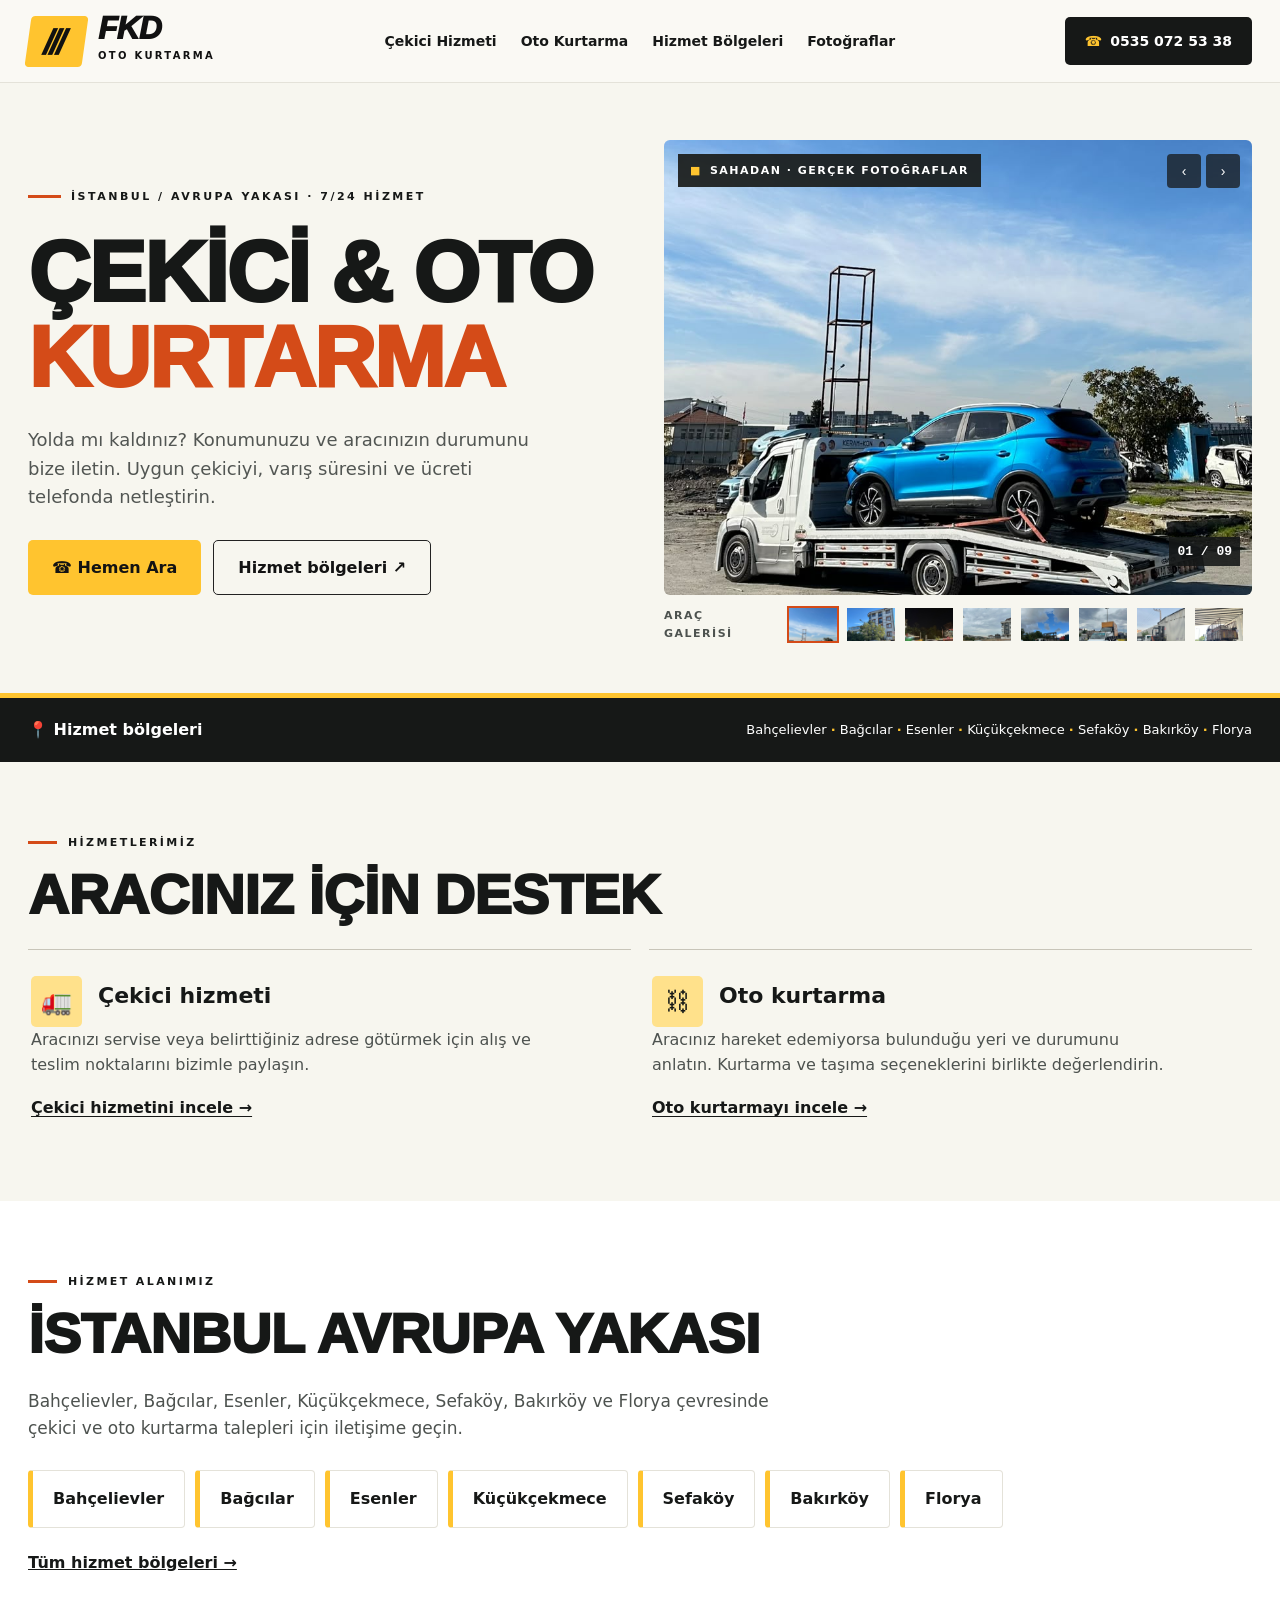
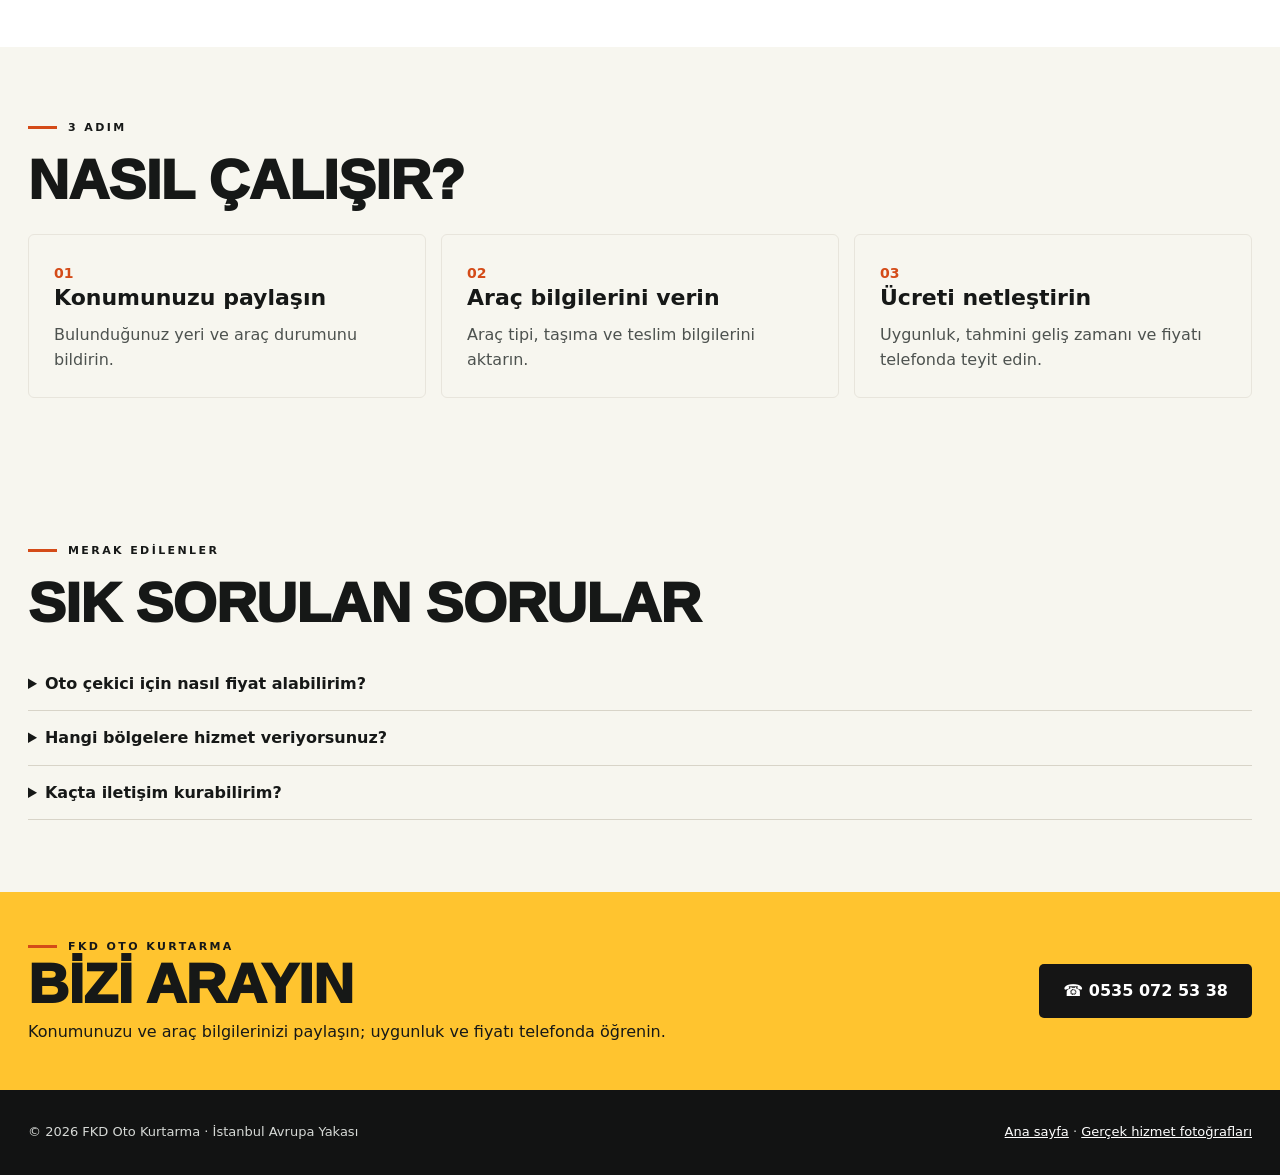
<file: index.html>
<!doctype html><html lang="tr"><head>
 <script async src="https://www.googletagmanager.com/gtm.js?id=GTM-PWVSPPN5"></script>
<script>
  window.dataLayer = window.dataLayer || [];
  function gtag(){dataLayer.push(arguments);}
  gtag('js', new Date());
</script> <meta charset="utf-8"><meta name="viewport" content="width=device-width, initial-scale=1"><title>FKD Oto Kurtarma | İstanbul Çekici ve Oto Kurtarma</title><meta name="description" content="FKD Oto Kurtarma: Bahçelievler, Bağcılar, Esenler, Küçükçekmece, Sefaköy, Bakırköy ve Florya çekici hizmeti. Telefon: 0535 072 53 38."><meta name="theme-color" content="#161817"><link rel="canonical" href="https://fkdotokurtarma.com.tr/"><meta property="og:type" content="website"><meta property="og:locale" content="tr_TR"><meta property="og:title" content="FKD Oto Kurtarma | İstanbul Çekici ve Oto Kurtarma"><meta property="og:description" content="FKD Oto Kurtarma: Bahçelievler, Bağcılar, Esenler, Küçükçekmece, Sefaköy, Bakırköy ve Florya çekici hizmeti. Telefon: 0535 072 53 38."><meta property="og:image" content="https://fkdotokurtarma.com.tr/assets/fkd-01-mavi-suv.jpg"><link rel="stylesheet" href="site.css"><script type="application/ld+json">{"@context":"https://schema.org","@type":"AutomotiveBusiness","name":"FKD Oto Kurtarma","url":"https://fkdotokurtarma.com.tr/","telephone":"+905350725338","description":"İstanbul Avrupa Yakası oto çekici ve oto kurtarma hizmeti. Fiyat ve araç uygunluğu telefonda teyit edilir.","areaServed":[{"@type":"Place","name":"Bahçelievler, İstanbul"},{"@type":"Place","name":"Bağcılar, İstanbul"},{"@type":"Place","name":"Esenler, İstanbul"},{"@type":"Place","name":"Küçükçekmece, İstanbul"},{"@type":"Place","name":"Sefaköy, İstanbul"},{"@type":"Place","name":"Bakırköy, İstanbul"},{"@type":"Place","name":"Florya, İstanbul"}]}</script></head><body><header><div class="wrap top"><a class="brand" href="index.html" aria-label="FKD Oto Kurtarma ana sayfa"><span class="mark" aria-hidden="true">///</span><span class="brand-letters">FKD<small>OTO KURTARMA</small></span></a><nav class="nav" aria-label="Ana menü"><a href="cekici-hizmeti.html">Çekici Hizmeti</a><a href="oto-kurtarma.html">Oto Kurtarma</a><a href="hizmet-bolgeleri.html">Hizmet Bölgeleri</a><a href="arac-fotograflari.html">Fotoğraflar</a></nav><a class="call-top" href="tel:+905350725338"><span>☎</span> 0535 072 53 38</a></div></header>
<main><section class="hero"><div class="wrap hero-grid"><div><div class="eyebrow">İstanbul / Avrupa Yakası · 7/24 hizmet</div><h1>ÇEKİCİ &amp; OTO <em>KURTARMA</em></h1><p class="lead">Yolda mı kaldınız? Konumunuzu ve aracınızın durumunu bize iletin. Uygun çekiciyi, varış süresini ve ücreti telefonda netleştirin.</p><div class="actions"><a class="button" href="tel:+905350725338">☎ Hemen Ara</a><a class="button outline" href="hizmet-bolgeleri.html">Hizmet bölgeleri ↗</a></div></div><div class="hero-media"><div class="hero-chip">SAHADAN · GERÇEK FOTOĞRAFLAR</div><img class="hero-image" id="showcase-image" src="assets/fkd-01-mavi-suv.jpg" alt="Mavi SUV araç platform çekicide taşınırken" width="900" height="1600" fetchpriority="high"><div class="media-arrows"><button id="prev-photo" type="button" aria-label="Önceki fotoğraf">‹</button><button id="next-photo" type="button" aria-label="Sonraki fotoğraf">›</button></div><span class="hero-count" id="photo-counter">01 / 09</span><div class="under-media"><strong>ARAÇ GALERİSİ</strong><div class="thumbs" aria-label="Fotoğraf seçimi"><button class="thumb active" type="button" aria-label="Fotoğraf 1: Mavi SUV araç platform çekicide taşınırken" data-index="0"><img src="assets/fkd-01-mavi-suv.jpg" width="48" height="33" alt=""></button><button class="thumb" type="button" aria-label="Fotoğraf 2: Siyah otomobil çekici platformunda" data-index="1"><img src="assets/fkd-02-siyah-otomobil.jpg" width="48" height="33" alt=""></button><button class="thumb" type="button" aria-label="Fotoğraf 3: Gece saatlerinde platform çekicide taşınan beyaz otomobil" data-index="2"><img src="assets/fkd-03-gece-otomobil.jpg" width="48" height="33" alt=""></button><button class="thumb" type="button" aria-label="Fotoğraf 4: Çekicide taşınan beyaz hafif ticari araç" data-index="3"><img src="assets/fkd-04-hafif-ticari.jpg" width="48" height="33" alt=""></button><button class="thumb" type="button" aria-label="Fotoğraf 5: Platform çekicide taşınan küçük kamyonet" data-index="4"><img src="assets/fkd-05-kamyonet.jpg" width="48" height="33" alt=""></button><button class="thumb" type="button" aria-label="Fotoğraf 6: Iveco çekici üzerinde taşınan kapalı kasa kamyon" data-index="5"><img src="assets/fkd-06-kapali-kasa-kamyon.jpg" width="48" height="33" alt=""></button><button class="thumb" type="button" aria-label="Fotoğraf 7: Çekici üzerinde taşınan forklift" data-index="6"><img src="assets/fkd-07-forklift.jpg" width="48" height="33" alt=""></button><button class="thumb" type="button" aria-label="Fotoğraf 8: Çekicide taşınan yük kamyonu" data-index="7"><img src="assets/fkd-08-yuk-kamyonu.jpg" width="48" height="33" alt=""></button><button class="thumb" type="button" aria-label="Fotoğraf 9: Gece çekici platformunda taşınan otobüs" data-index="8"><img src="assets/fkd-09-gece-otobus.jpg" width="48" height="33" alt=""></button></div></div></div></div></section>
<section class="strip"><div class="wrap strip-content"><strong>📍 Hizmet bölgeleri</strong><span>Bahçelievler <b>·</b> Bağcılar <b>·</b> Esenler <b>·</b> Küçükçekmece <b>·</b> Sefaköy <b>·</b> Bakırköy <b>·</b> Florya</span></div></section>
<section class="section" id="hizmetler"><div class="wrap"><div class="section-tag">HİZMETLERİMİZ</div><h2>ARACINIZ İÇİN DESTEK</h2><div class="cards"><article class="card"><div class="card-heading"><span class="card-icon" aria-hidden="true">🚛</span><h3>Çekici hizmeti</h3></div><p>Aracınızı servise veya belirttiğiniz adrese götürmek için alış ve teslim noktalarını bizimle paylaşın.</p><a href="cekici-hizmeti.html">Çekici hizmetini incele →</a></article><article class="card"><div class="card-heading"><span class="card-icon" aria-hidden="true">⛓</span><h3>Oto kurtarma</h3></div><p>Aracınız hareket edemiyorsa bulunduğu yeri ve durumunu anlatın. Kurtarma ve taşıma seçeneklerini birlikte değerlendirin.</p><a href="oto-kurtarma.html">Oto kurtarmayı incele →</a></article></div></div></section>
<section class="section white" id="bolgeler"><div class="wrap"><div class="section-tag">HİZMET ALANIMIZ</div><h2>İSTANBUL AVRUPA YAKASI</h2><p class="section-lead">Bahçelievler, Bağcılar, Esenler, Küçükçekmece, Sefaköy, Bakırköy ve Florya çevresinde çekici ve oto kurtarma talepleri için iletişime geçin.</p><div class="areas"><span class="area">Bahçelievler</span><span class="area">Bağcılar</span><span class="area">Esenler</span><span class="area">Küçükçekmece</span><span class="area">Sefaköy</span><span class="area">Bakırköy</span><span class="area">Florya</span></div><a class="link-more" href="hizmet-bolgeleri.html">Tüm hizmet bölgeleri →</a></div></section>
<section class="section" id="nasil-calisir"><div class="wrap"><div class="section-tag">3 ADIM</div><h2>NASIL ÇALIŞIR?</h2><div class="steps"><article class="step"><b>01</b><h3>Konumunuzu paylaşın</h3><p>Bulunduğunuz yeri ve araç durumunu bildirin.</p></article><article class="step"><b>02</b><h3>Araç bilgilerini verin</h3><p>Araç tipi, taşıma ve teslim bilgilerini aktarın.</p></article><article class="step"><b>03</b><h3>Ücreti netleştirin</h3><p>Uygunluk, tahmini geliş zamanı ve fiyatı telefonda teyit edin.</p></article></div></div></section>
<section class="section white" id="fotograflar"><div class="wrap"><div class="section-tag">GERÇEK HİZMET FOTOĞRAFLARI</div><h2>SAHADAN KARELER</h2><p class="section-lead">Gönderdiğiniz gerçek çekici ve taşıma fotoğrafları. Stok görsel kullanılmadı.</p><div class="site-gallery"><figure class="photo-card"><img src="assets/fkd-01-mavi-suv.jpg" alt="Mavi SUV araç platform çekicide taşınırken" loading="lazy" width="900" height="1600"><figcaption>Mavi SUV araç platform çekicide taşınırken</figcaption></figure><figure class="photo-card"><img src="assets/fkd-02-siyah-otomobil.jpg" alt="Siyah otomobil çekici platformunda" loading="lazy" width="900" height="1600"><figcaption>Siyah otomobil çekici platformunda</figcaption></figure><figure class="photo-card"><img src="assets/fkd-03-gece-otomobil.jpg" alt="Gece saatlerinde platform çekicide taşınan beyaz otomobil" loading="lazy" width="900" height="1600"><figcaption>Gece saatlerinde platform çekicide taşınan beyaz otomobil</figcaption></figure><figure class="photo-card"><img src="assets/fkd-04-hafif-ticari.jpg" alt="Çekicide taşınan beyaz hafif ticari araç" loading="lazy" width="900" height="1600"><figcaption>Çekicide taşınan beyaz hafif ticari araç</figcaption></figure><figure class="photo-card"><img src="assets/fkd-05-kamyonet.jpg" alt="Platform çekicide taşınan küçük kamyonet" loading="lazy" width="900" height="1600"><figcaption>Platform çekicide taşınan küçük kamyonet</figcaption></figure><figure class="photo-card"><img src="assets/fkd-06-kapali-kasa-kamyon.jpg" alt="Iveco çekici üzerinde taşınan kapalı kasa kamyon" loading="lazy" width="900" height="1600"><figcaption>Iveco çekici üzerinde taşınan kapalı kasa kamyon</figcaption></figure></div><a class="link-more" href="arac-fotograflari.html">9 fotoğrafın tamamını görüntüle →</a></div></section>
<section class="section"><div class="wrap faq"><div class="section-tag">MERAK EDİLENLER</div><h2>SIK SORULAN SORULAR</h2><details><summary>Oto çekici için nasıl fiyat alabilirim?</summary><p>Konum, aracın tipi, varış adresi ve taşıma koşullarını bildirdiğinizde telefonla fiyat bilgisi alabilirsiniz.</p></details><details><summary>Hangi bölgelere hizmet veriyorsunuz?</summary><p>Bahçelievler, Bağcılar, Esenler, Küçükçekmece, Sefaköy, Bakırköy, Florya bölgelerine yönelik talepler için arayın.</p></details><details><summary>Kaçta iletişim kurabilirim?</summary><p>7/24 telefonla ulaşabilirsiniz. Araç uygunluğu ve varış süresi arama sırasında teyit edilir.</p></details></div></section></main>
<script>window.FKD_PHOTOS=[{"src": "assets/fkd-01-mavi-suv.jpg", "alt": "Mavi SUV araç platform çekicide taşınırken"}, {"src": "assets/fkd-02-siyah-otomobil.jpg", "alt": "Siyah otomobil çekici platformunda"}, {"src": "assets/fkd-03-gece-otomobil.jpg", "alt": "Gece saatlerinde platform çekicide taşınan beyaz otomobil"}, {"src": "assets/fkd-04-hafif-ticari.jpg", "alt": "Çekicide taşınan beyaz hafif ticari araç"}, {"src": "assets/fkd-05-kamyonet.jpg", "alt": "Platform çekicide taşınan küçük kamyonet"}, {"src": "assets/fkd-06-kapali-kasa-kamyon.jpg", "alt": "Iveco çekici üzerinde taşınan kapalı kasa kamyon"}, {"src": "assets/fkd-07-forklift.jpg", "alt": "Çekici üzerinde taşınan forklift"}, {"src": "assets/fkd-08-yuk-kamyonu.jpg", "alt": "Çekicide taşınan yük kamyonu"}, {"src": "assets/fkd-09-gece-otobus.jpg", "alt": "Gece çekici platformunda taşınan otobüs"}];</script><script src="site.js" defer></script>
<section class="cta"><div class="wrap cta-content"><div><span class="section-tag">FKD OTO KURTARMA</span><h2>BİZİ ARAYIN</h2><p>Konumunuzu ve araç bilgilerinizi paylaşın; uygunluk ve fiyatı telefonda öğrenin.</p></div><a class="button" href="tel:+905350725338" aria-label="FKD Oto Kurtarma telefon numarasını ara">☎ 0535 072 53 38</a></div></section><footer><div class="wrap footer-grid"><span>© 2026 FKD Oto Kurtarma · İstanbul Avrupa Yakası</span><span><a href="index.html">Ana sayfa</a> · <a href="arac-fotograflari.html">Gerçek hizmet fotoğrafları</a></span></div></footer><div class="mobile-call"><a class="button" href="tel:+905350725338">☎ HEMEN ARA — 0535 072 53 38</a></div>
<script async src="https://www.googletagmanager.com/gtag/js?id=AW-18567069954"></script>
<script>
  window.dataLayer = window.dataLayer || [];
  window.gtag = window.gtag || function() {
    dataLayer.push(arguments);
  };

  gtag('config', 'AW-18567069954');

  
</script>
</body></html>
</file>
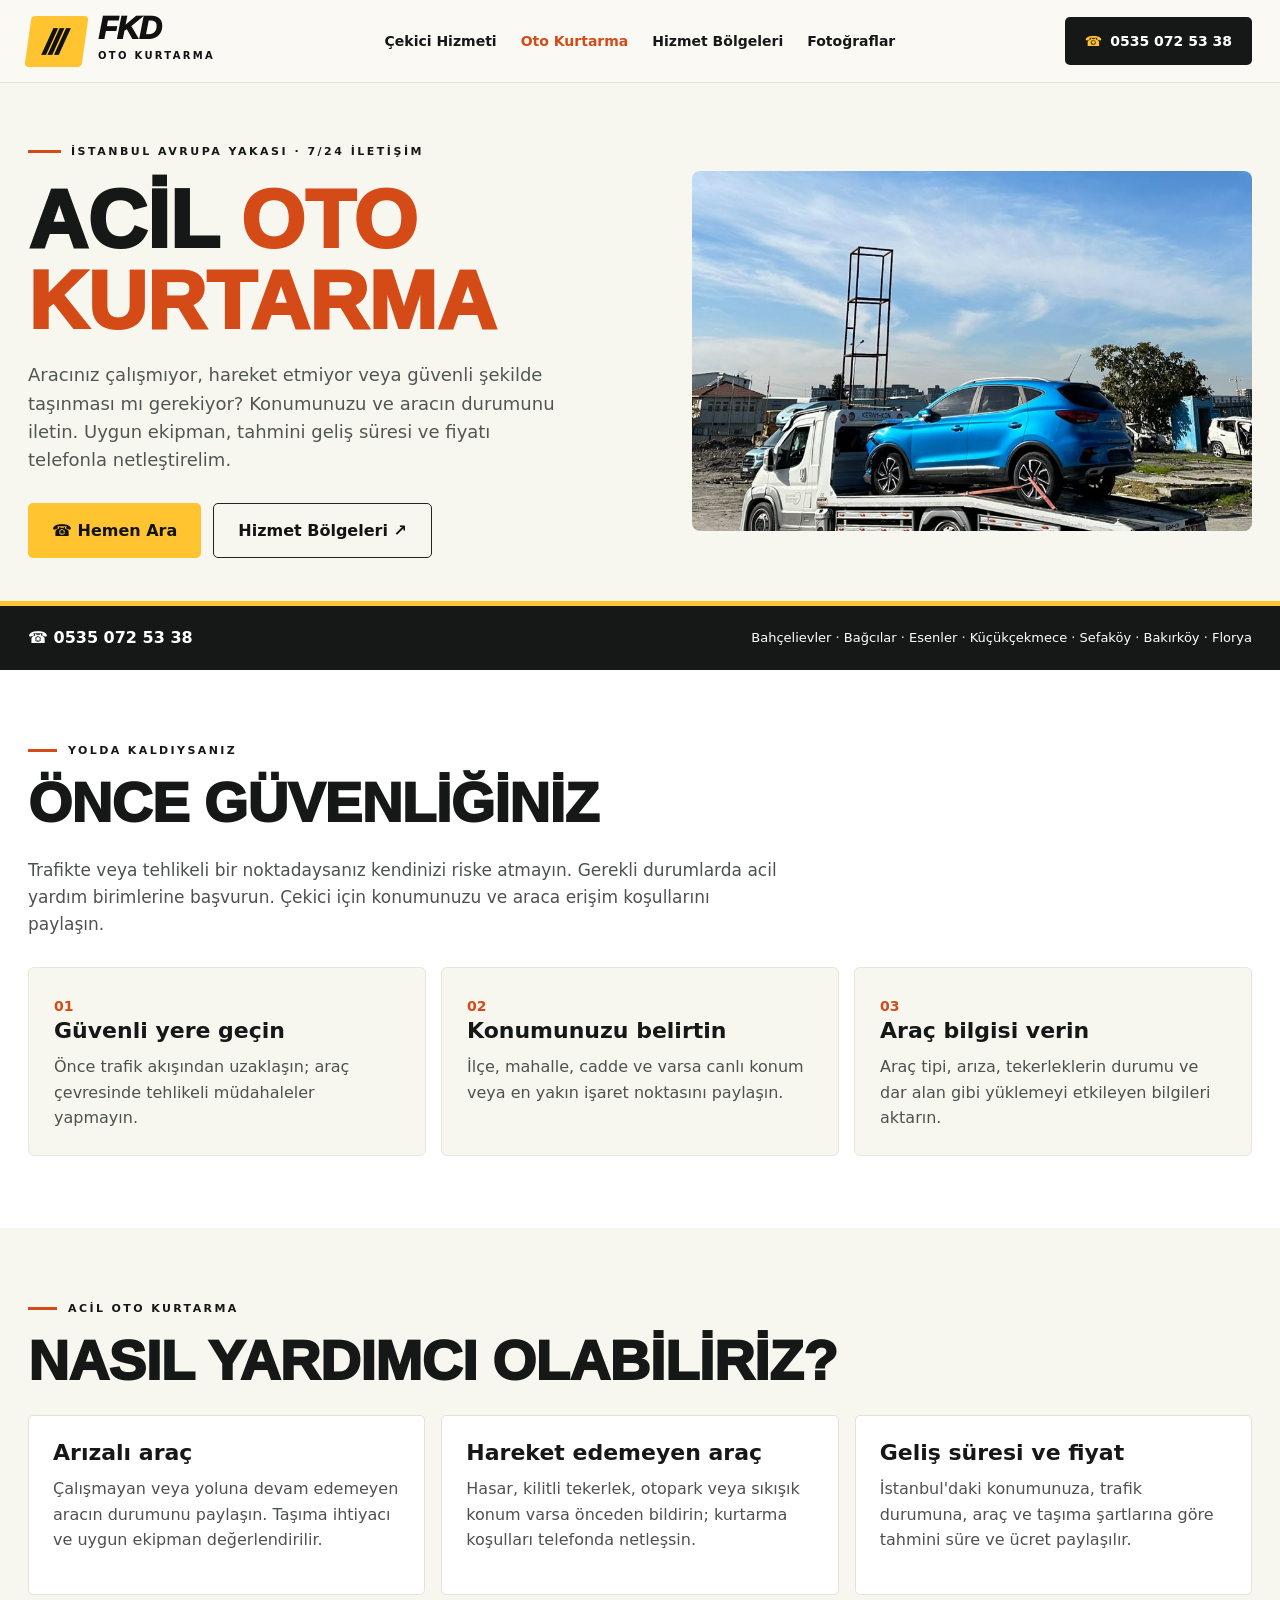
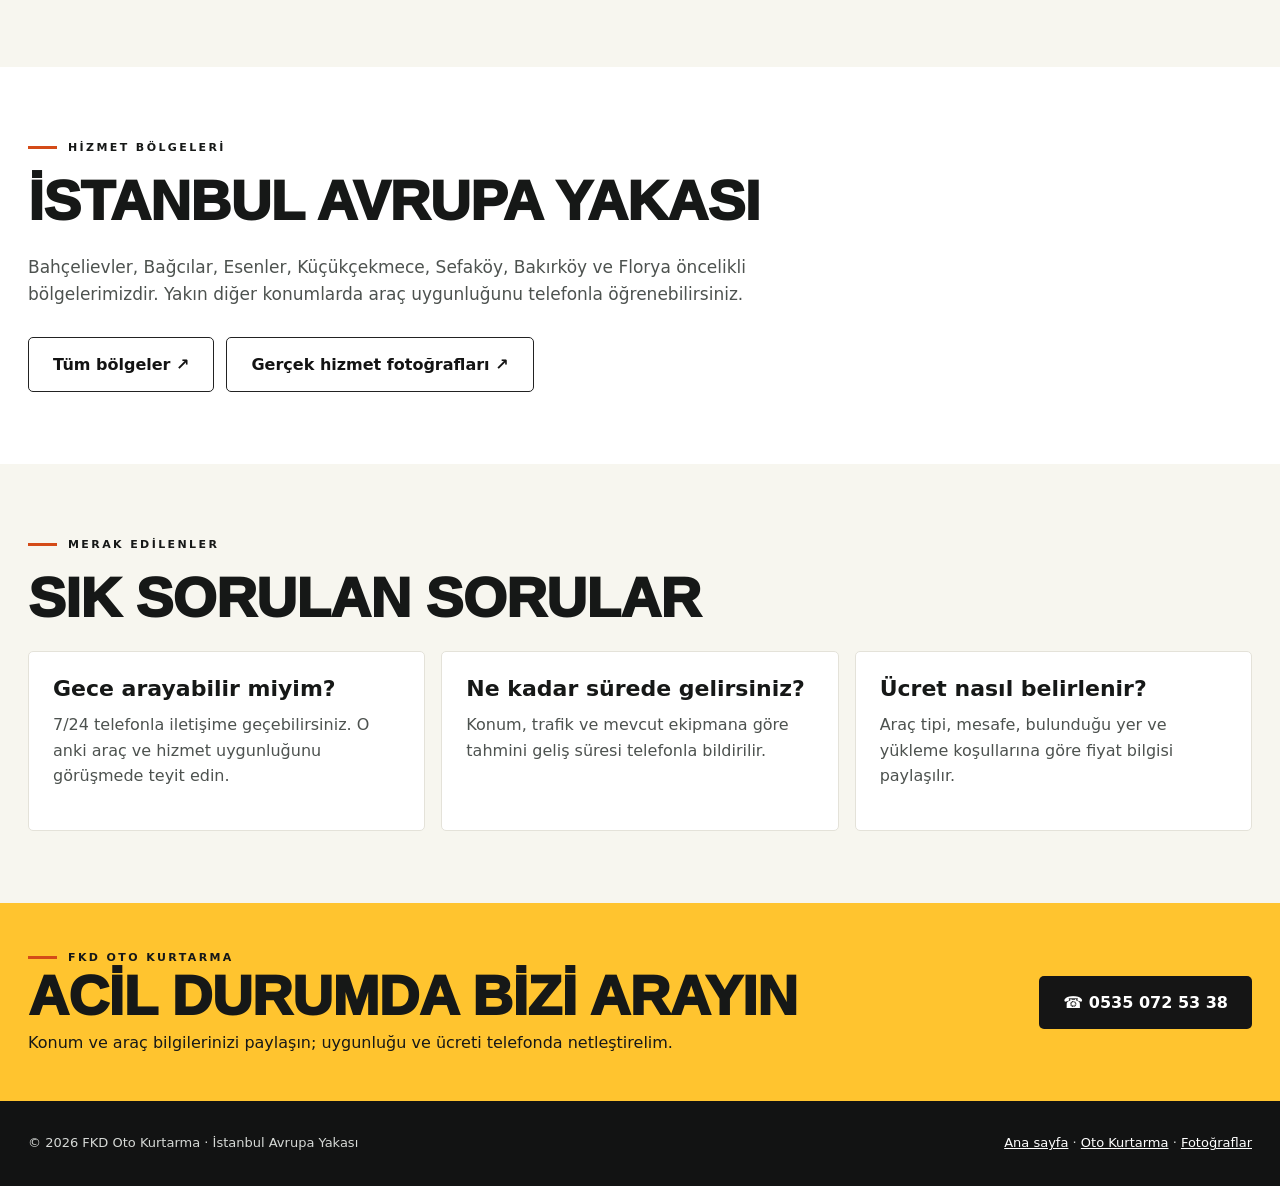
<file: acil-oto-kurtarma.html>
<!doctype html>
<html lang="tr">
<head>
  <meta charset="utf-8">
  <meta name="viewport" content="width=device-width, initial-scale=1">
  <title>7/24 Acil Oto Kurtarma İstanbul | FKD Oto Kurtarma</title>
  <meta name="description" content="İstanbul Avrupa Yakası acil oto kurtarma için FKD Oto Kurtarma'yı arayın. Bahçelievler, Bağcılar, Esenler, Küçükçekmece, Sefaköy, Bakırköy, Florya. Araç uygunluğu ve fiyatı telefonda teyit edin.">
  <meta name="theme-color" content="#161817">
  <link rel="canonical" href="https://fkdotokurtarma.com.tr/acil-oto-kurtarma.html">
  <meta property="og:type" content="website">
  <meta property="og:locale" content="tr_TR">
  <meta property="og:title" content="7/24 Acil Oto Kurtarma İstanbul | FKD">
  <meta property="og:description" content="Yolda mı kaldınız? Konum ve araç bilgilerinizi iletin; uygunluk ve fiyatı telefonla öğrenin.">
  <meta property="og:image" content="https://fkdotokurtarma.com.tr/assets/fkd-01-mavi-suv.jpg">
  <link rel="stylesheet" href="site.css">
  <!-- FKD Google Ads etiketi: mevcut sitedeki ile aynıdır. -->
  <script async src="https://www.googletagmanager.com/gtm.js?id=GTM-PWVSPPN5"></script>
  <script>
    window.dataLayer = window.dataLayer || [];
    function gtag(){dataLayer.push(arguments);}
    gtag('js', new Date());
  </script>
  <script type="application/ld+json">
  {"@context":"https://schema.org","@type":"AutomotiveBusiness","name":"FKD Oto Kurtarma","url":"https://fkdotokurtarma.com.tr/","telephone":"+905350725338","areaServed":[{"@type":"Place","name":"Bahçelievler, İstanbul"},{"@type":"Place","name":"Bağcılar, İstanbul"},{"@type":"Place","name":"Esenler, İstanbul"},{"@type":"Place","name":"Küçükçekmece, İstanbul"},{"@type":"Place","name":"Sefaköy, İstanbul"},{"@type":"Place","name":"Bakırköy, İstanbul"},{"@type":"Place","name":"Florya, İstanbul"}]}
  </script>
</head>
<body>
<header>
  <div class="wrap top">
    <a class="brand" href="index.html" aria-label="FKD Oto Kurtarma ana sayfa"><span class="mark" aria-hidden="true">///</span><span class="brand-letters">FKD<small>OTO KURTARMA</small></span></a>
    <nav class="nav" aria-label="Ana menü">
      <a href="cekici-hizmeti.html">Çekici Hizmeti</a>
      <a href="oto-kurtarma.html" aria-current="page">Oto Kurtarma</a>
      <a href="hizmet-bolgeleri.html">Hizmet Bölgeleri</a>
      <a href="arac-fotograflari.html">Fotoğraflar</a>
    </nav>
    <a class="call-top" href="tel:+905350725338"><span>☎</span>0535 072 53 38</a>
  </div>
</header>
<main>
  <section class="inner-hero">
    <div class="wrap inner-grid">
      <div>
        <div class="eyebrow">İSTANBUL AVRUPA YAKASI · 7/24 İLETİŞİM</div>
        <h1>ACİL <span>OTO KURTARMA</span></h1>
        <p class="lead">Aracınız çalışmıyor, hareket etmiyor veya güvenli şekilde taşınması mı gerekiyor? Konumunuzu ve aracın durumunu iletin. Uygun ekipman, tahmini geliş süresi ve fiyatı telefonla netleştirelim.</p>
        <div class="actions">
          <a class="button" href="tel:+905350725338">☎ Hemen Ara</a>
          <a class="button outline" href="hizmet-bolgeleri.html">Hizmet Bölgeleri ↗</a>
        </div>
      </div>
      <img src="assets/fkd-01-mavi-suv.jpg" width="900" height="1600" alt="FKD platform çekicide taşınan mavi SUV araç" fetchpriority="high">
    </div>
  </section>
  <section class="strip"><div class="wrap strip-content"><strong>☎ 0535 072 53 38</strong><span>Bahçelievler · Bağcılar · Esenler · Küçükçekmece · Sefaköy · Bakırköy · Florya</span></div></section>
  <section class="section white">
    <div class="wrap">
      <div class="section-tag">YOLDA KALDIYSANIZ</div>
      <h2>ÖNCE GÜVENLİĞİNİZ</h2>
      <p class="section-lead">Trafikte veya tehlikeli bir noktadaysanız kendinizi riske atmayın. Gerekli durumlarda acil yardım birimlerine başvurun. Çekici için konumunuzu ve araca erişim koşullarını paylaşın.</p>
      <div class="steps">
        <article class="step"><b>01</b><h3>Güvenli yere geçin</h3><p>Önce trafik akışından uzaklaşın; araç çevresinde tehlikeli müdahaleler yapmayın.</p></article>
        <article class="step"><b>02</b><h3>Konumunuzu belirtin</h3><p>İlçe, mahalle, cadde ve varsa canlı konum veya en yakın işaret noktasını paylaşın.</p></article>
        <article class="step"><b>03</b><h3>Araç bilgisi verin</h3><p>Araç tipi, arıza, tekerleklerin durumu ve dar alan gibi yüklemeyi etkileyen bilgileri aktarın.</p></article>
      </div>
    </div>
  </section>
  <section class="section">
    <div class="wrap">
      <div class="section-tag">ACİL OTO KURTARMA</div>
      <h2>NASIL YARDIMCI OLABİLİRİZ?</h2>
      <div class="info-grid">
        <article class="card"><h3>Arızalı araç</h3><p>Çalışmayan veya yoluna devam edemeyen aracın durumunu paylaşın. Taşıma ihtiyacı ve uygun ekipman değerlendirilir.</p></article>
        <article class="card"><h3>Hareket edemeyen araç</h3><p>Hasar, kilitli tekerlek, otopark veya sıkışık konum varsa önceden bildirin; kurtarma koşulları telefonda netleşsin.</p></article>
        <article class="card"><h3>Geliş süresi ve fiyat</h3><p>İstanbul'daki konumunuza, trafik durumuna, araç ve taşıma şartlarına göre tahmini süre ve ücret paylaşılır.</p></article>
      </div>
    </div>
  </section>
  <section class="section white">
    <div class="wrap">
      <div class="section-tag">HİZMET BÖLGELERİ</div>
      <h2>İSTANBUL AVRUPA YAKASI</h2>
      <p class="section-lead">Bahçelievler, Bağcılar, Esenler, Küçükçekmece, Sefaköy, Bakırköy ve Florya öncelikli bölgelerimizdir. Yakın diğer konumlarda araç uygunluğunu telefonla öğrenebilirsiniz.</p>
      <div class="actions"><a class="button outline" href="hizmet-bolgeleri.html">Tüm bölgeler ↗</a><a class="button outline" href="arac-fotograflari.html">Gerçek hizmet fotoğrafları ↗</a></div>
    </div>
  </section>
  <section class="section">
    <div class="wrap">
      <div class="section-tag">MERAK EDİLENLER</div>
      <h2>SIK SORULAN SORULAR</h2>
      <div class="info-grid">
        <article class="card"><h3>Gece arayabilir miyim?</h3><p>7/24 telefonla iletişime geçebilirsiniz. O anki araç ve hizmet uygunluğunu görüşmede teyit edin.</p></article>
        <article class="card"><h3>Ne kadar sürede gelirsiniz?</h3><p>Konum, trafik ve mevcut ekipmana göre tahmini geliş süresi telefonla bildirilir.</p></article>
        <article class="card"><h3>Ücret nasıl belirlenir?</h3><p>Araç tipi, mesafe, bulunduğu yer ve yükleme koşullarına göre fiyat bilgisi paylaşılır.</p></article>
      </div>
    </div>
  </section>
</main>
<section class="cta"><div class="wrap cta-content"><div><span class="section-tag">FKD OTO KURTARMA</span><h2>ACİL DURUMDA BİZİ ARAYIN</h2><p>Konum ve araç bilgilerinizi paylaşın; uygunluğu ve ücreti telefonda netleştirelim.</p></div><a class="button" href="tel:+905350725338">☎ 0535 072 53 38</a></div></section>
<footer><div class="wrap footer-grid"><span>© 2026 FKD Oto Kurtarma · İstanbul Avrupa Yakası</span><span><a href="index.html">Ana sayfa</a> · <a href="oto-kurtarma.html">Oto Kurtarma</a> · <a href="arac-fotograflari.html">Fotoğraflar</a></span></div></footer>
<div class="mobile-call"><a class="button" href="tel:+905350725338">☎ HEMEN ARA — 0535 072 53 38</a></div>
<!-- Tüm tel: bağlantıları için mevcut Google Ads dönüşüm takibi -->
<script src="site.js" defer></script>
</body>
</html>
</file>
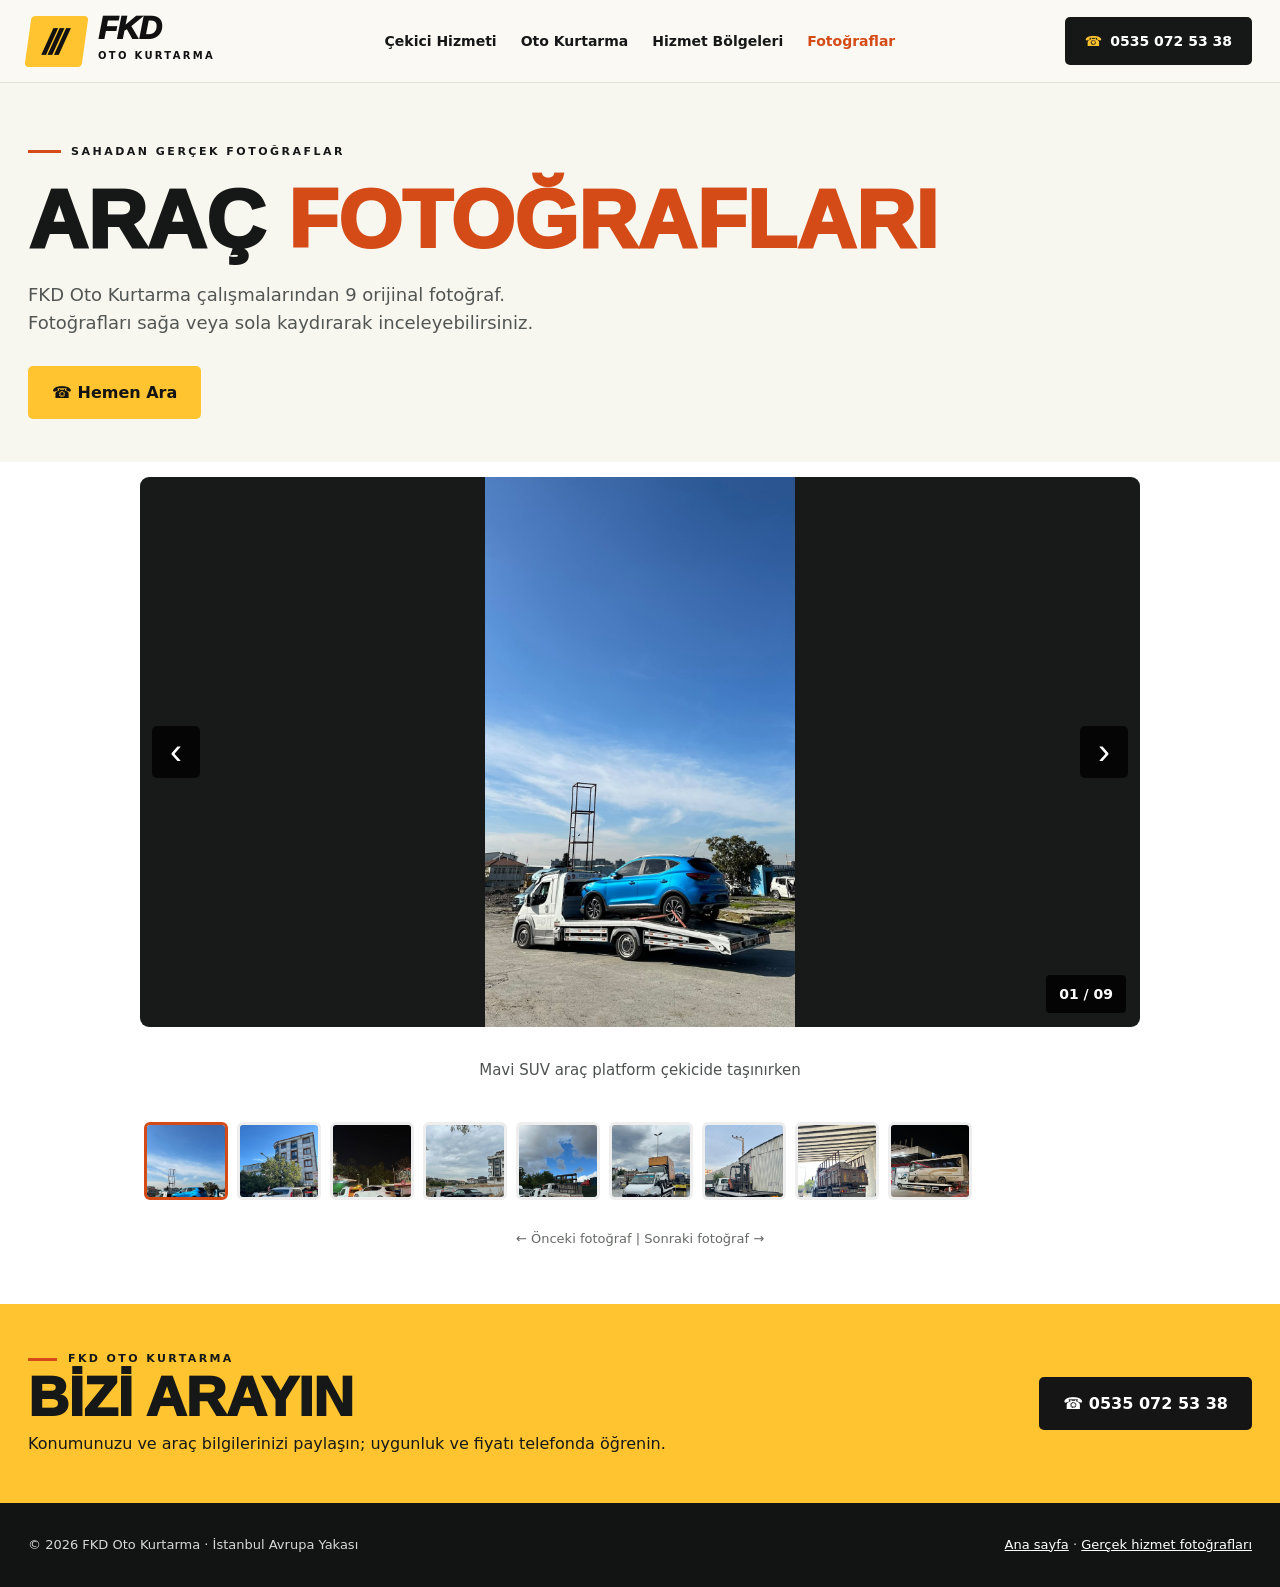
<file: arac-fotograflari.html>
<!DOCTYPE html>
<html lang="tr">
<head>
<meta charset="UTF-8">
<meta name="viewport" content="width=device-width, initial-scale=1">

<title>Araç Fotoğrafları | FKD Oto Kurtarma</title>
<meta name="description" content="FKD Oto Kurtarma'nın İstanbul Avrupa Yakası'ndaki çekici ve araç taşıma çalışmalarından 9 gerçek fotoğraf. Telefon: 0535 072 53 38.">
<meta name="theme-color" content="#161817">
<link rel="canonical" href="https://fkdotokurtarma.com.tr/arac-fotograflari.html">

<meta property="og:type" content="website">
<meta property="og:locale" content="tr_TR">
<meta property="og:title" content="Araç Fotoğrafları | FKD Oto Kurtarma">
<meta property="og:description" content="FKD Oto Kurtarma çalışmalarından 9 gerçek fotoğraf.">
<meta property="og:image" content="https://fkdotokurtarma.com.tr/assets/fkd-01-mavi-suv.jpg">

<link rel="stylesheet" href="site.css">

<!-- Google Ads etiketi -->
<script async src="https://www.googletagmanager.com/gtm.js?id=GTM-PWVSPPN5"></script>
<script>
window.dataLayer = window.dataLayer || [];
function gtag(){dataLayer.push(arguments);}
gtag('js', new Date());
</script>

<style>
/* Kaydırmalı fotoğraf galerisi */
.fkd-gallery-section {
  padding: 15px 0 55px;
  background: #fff;
}

.fkd-slider {
  max-width: 1000px;
  margin: 0 auto;
}

.fkd-stage {
  position: relative;
  display: flex;
  justify-content: center;
  align-items: center;
  width: 100%;
  height: 550px;
  background: #181a19;
  border-radius: 9px;
  overflow: hidden;
  touch-action: pan-y;
}

.fkd-main-photo {
  display: block;
  width: 100%;
  height: 100%;
  object-fit: contain;
}

.fkd-arrow {
  position: absolute;
  top: 50%;
  transform: translateY(-50%);
  z-index: 2;
  display: grid;
  place-items: center;
  width: 48px;
  height: 52px;
  border: 0;
  border-radius: 5px;
  background: rgba(0, 0, 0, .8);
  color: white;
  font-size: 36px;
  cursor: pointer;
}

.fkd-arrow:hover {
  background: #d44b18;
}

.fkd-prev { left: 12px; }
.fkd-next { right: 12px; }

.fkd-counter {
  position: absolute;
  bottom: 14px;
  right: 14px;
  padding: 8px 13px;
  border-radius: 4px;
  background: rgba(0, 0, 0, .85);
  color: #fff;
  font-size: 14px;
  font-weight: 800;
}

.fkd-caption {
  text-align: center;
  padding: 17px 10px 6px;
  color: #4d524f;
  font-size: 15px;
  min-height: 51px;
}

.fkd-thumbnails {
  display: flex;
  gap: 9px;
  overflow-x: auto;
  padding: 14px 4px;
  scrollbar-width: thin;
}

.fkd-thumb {
  flex: 0 0 84px;
  width: 84px;
  height: 78px;
  padding: 0;
  border: 3px solid transparent;
  border-radius: 6px;
  overflow: hidden;
  background: #eee;
  cursor: pointer;
}

.fkd-thumb.active {
  border-color: #d44b18;
}

.fkd-thumb img {
  display: block;
  width: 100%;
  height: 100%;
  object-fit: cover;
}

.fkd-gallery-note {
  margin: 15px 0 0;
  text-align: center;
  color: #656965;
  font-size: 13px;
}

@media (max-width: 750px) {
  .fkd-stage {
    height: 440px;
  }

  .fkd-arrow {
    width: 39px;
    height: 45px;
    font-size: 28px;
  }

  .fkd-thumb {
    flex-basis: 67px;
    width: 67px;
    height: 67px;
  }
}

@media (max-width: 450px) {
  .fkd-stage {
    height: 370px;
  }
}
</style>

<script type="application/ld+json">
{
  "@context": "https://schema.org",
  "@type": "AutomotiveBusiness",
  "name": "FKD Oto Kurtarma",
  "url": "https://fkdotokurtarma.com.tr/",
  "telephone": "+905350725338",
  "description": "İstanbul Avrupa Yakası oto çekici ve oto kurtarma hizmeti.",
  "areaServed": [
    {"@type": "Place", "name": "Bahçelievler, İstanbul"},
    {"@type": "Place", "name": "Bağcılar, İstanbul"},
    {"@type": "Place", "name": "Esenler, İstanbul"},
    {"@type": "Place", "name": "Küçükçekmece, İstanbul"},
    {"@type": "Place", "name": "Sefaköy, İstanbul"},
    {"@type": "Place", "name": "Bakırköy, İstanbul"},
    {"@type": "Place", "name": "Florya, İstanbul"}
  ]
}
</script>
</head>

<body>

<header>
  <div class="wrap top">

    <a class="brand" href="index.html" aria-label="FKD Oto Kurtarma ana sayfa">
      <span class="mark" aria-hidden="true">///</span>
      <span class="brand-letters">
        FKD
        <small>OTO KURTARMA</small>
      </span>
    </a>

    <nav class="nav" aria-label="Ana menü">
      <a href="cekici-hizmeti.html">Çekici Hizmeti</a>
      <a href="oto-kurtarma.html">Oto Kurtarma</a>
      <a href="hizmet-bolgeleri.html">Hizmet Bölgeleri</a>
      <a href="arac-fotograflari.html" aria-current="page">Fotoğraflar</a>
    </nav>

    <a class="call-top" href="tel:+905350725338">
      <span>☎</span> 0535 072 53 38
    </a>

  </div>
</header>

<main>

<section class="inner-hero">
  <div class="wrap">

    <div class="eyebrow">SAHADAN GERÇEK FOTOĞRAFLAR</div>

    <h1>ARAÇ <span>FOTOĞRAFLARI</span></h1>

    <p class="lead">
      FKD Oto Kurtarma çalışmalarından 9 orijinal fotoğraf.
      Fotoğrafları sağa veya sola kaydırarak inceleyebilirsiniz.
    </p>

    <a class="button" href="tel:+905350725338">
      ☎ Hemen Ara
    </a>

  </div>
</section>

<section class="fkd-gallery-section">
  <div class="wrap">

    <div class="fkd-slider">

      <div class="fkd-stage" id="fkd-stage"
           tabindex="0"
           aria-label="Kaydırmalı araç fotoğraf galerisi">

        <img
          id="fkd-main-image"
          class="fkd-main-photo"
          src="assets/fkd-01-mavi-suv.jpg"
          alt="Mavi SUV araç platform çekicide taşınırken"
          width="900"
          height="1600"
          fetchpriority="high">

        <button
          class="fkd-arrow fkd-prev"
          id="fkd-prev"
          type="button"
          aria-label="Önceki fotoğraf">‹</button>

        <button
          class="fkd-arrow fkd-next"
          id="fkd-next"
          type="button"
          aria-label="Sonraki fotoğraf">›</button>

        <span class="fkd-counter" id="fkd-counter">
          01 / 09
        </span>

      </div>

      <p class="fkd-caption" id="fkd-caption" aria-live="polite">
        Mavi SUV araç platform çekicide taşınırken
      </p>

      <div
        class="fkd-thumbnails"
        id="fkd-thumbnails"
        aria-label="Fotoğraf önizlemeleri">
      </div>

      <p class="fkd-gallery-note">
        ← Önceki fotoğraf | Sonraki fotoğraf →
      </p>

    </div>

  </div>
</section>

</main>

<section class="cta">
  <div class="wrap cta-content">

    <div>
      <span class="section-tag">FKD OTO KURTARMA</span>
      <h2>BİZİ ARAYIN</h2>
      <p>
        Konumunuzu ve araç bilgilerinizi paylaşın;
        uygunluk ve fiyatı telefonda öğrenin.
      </p>
    </div>

    <a class="button"
       href="tel:+905350725338"
       aria-label="FKD Oto Kurtarma telefon numarasını ara">
      ☎ 0535 072 53 38
    </a>

  </div>
</section>

<footer>
  <div class="wrap footer-grid">
    <span>© 2026 FKD Oto Kurtarma · İstanbul Avrupa Yakası</span>
    <span>
      <a href="index.html">Ana sayfa</a> ·
      <a href="arac-fotograflari.html">Gerçek hizmet fotoğrafları</a>
    </span>
  </div>
</footer>

<div class="mobile-call">
  <a class="button" href="tel:+905350725338">
    ☎ HEMEN ARA — 0535 072 53 38
  </a>
</div>

<!-- Kaydırmalı fotoğraf galerisi -->
<script>
(function () {

  const photos = [
    {
      src: "assets/fkd-01-mavi-suv.jpg",
      alt: "Mavi SUV araç platform çekicide taşınırken"
    },
    {
      src: "assets/fkd-02-siyah-otomobil.jpg",
      alt: "Siyah otomobil çekici platformunda"
    },
    {
      src: "assets/fkd-03-gece-otomobil.jpg",
      alt: "Gece saatlerinde platform çekicide taşınan beyaz otomobil"
    },
    {
      src: "assets/fkd-04-hafif-ticari.jpg",
      alt: "Çekicide taşınan beyaz hafif ticari araç"
    },
    {
      src: "assets/fkd-05-kamyonet.jpg",
      alt: "Platform çekicide taşınan küçük kamyonet"
    },
    {
      src: "assets/fkd-06-kapali-kasa-kamyon.jpg",
      alt: "Iveco çekici üzerinde taşınan kapalı kasa kamyon"
    },
    {
      src: "assets/fkd-07-forklift.jpg",
      alt: "Çekici üzerinde taşınan forklift"
    },
    {
      src: "assets/fkd-08-yuk-kamyonu.jpg",
      alt: "Çekicide taşınan yük kamyonu"
    },
    {
      src: "assets/fkd-09-gece-otobus.jpg",
      alt: "Gece çekici platformunda taşınan otobüs"
    }
  ];

  const stage = document.getElementById("fkd-stage");
  const mainImage = document.getElementById("fkd-main-image");
  const caption = document.getElementById("fkd-caption");
  const counter = document.getElementById("fkd-counter");
  const thumbnails = document.getElementById("fkd-thumbnails");

  let currentIndex = 0;

  function showPhoto(index) {
    currentIndex = (index + photos.length) % photos.length;

    const photo = photos[currentIndex];

    mainImage.src = photo.src;
    mainImage.alt = photo.alt;
    caption.textContent = photo.alt;

    counter.textContent =
      String(currentIndex + 1).padStart(2, "0") +
      " / " +
      String(photos.length).padStart(2, "0");

    const buttons = thumbnails.querySelectorAll("button");

    buttons.forEach(function(button, i) {
      const selected = i === currentIndex;
      button.classList.toggle("active", selected);
      button.setAttribute("aria-pressed", String(selected));

      if (selected) {
        button.scrollIntoView({
          behavior: "smooth",
          block: "nearest",
          inline: "nearest"
        });
      }
    });
  }

  photos.forEach(function(photo, index) {

    const button = document.createElement("button");
    button.type = "button";
    button.className = "fkd-thumb";
    button.setAttribute("aria-label", (index + 1) + ". fotoğraf");

    const img = document.createElement("img");
    img.src = photo.src;
    img.alt = photo.alt;
    img.loading = "lazy";

    button.appendChild(img);

    button.addEventListener("click", function() {
      showPhoto(index);
    });

    thumbnails.appendChild(button);
  });

  document.getElementById("fkd-prev")
    .addEventListener("click", function() {
      showPhoto(currentIndex - 1);
    });

  document.getElementById("fkd-next")
    .addEventListener("click", function() {
      showPhoto(currentIndex + 1);
    });

  stage.addEventListener("keydown", function(event) {
    if (event.key === "ArrowLeft") {
      event.preventDefault();
      showPhoto(currentIndex - 1);
    }

    if (event.key === "ArrowRight") {
      event.preventDefault();
      showPhoto(currentIndex + 1);
    }
  });

  let touchStartX = 0;

  stage.addEventListener("touchstart", function(event) {
    touchStartX = event.changedTouches[0].clientX;
  }, { passive: true });

  stage.addEventListener("touchend", function(event) {

    const touchEndX = event.changedTouches[0].clientX;
    const difference = touchStartX - touchEndX;

    if (Math.abs(difference) > 45) {
      if (difference > 0) {
        showPhoto(currentIndex + 1);
      } else {
        showPhoto(currentIndex - 1);
      }
    }

  }, { passive: true });

  showPhoto(0);

})();
</script>

<!-- Telefon tıklaması dönüşüm takibi -->
<script src="site.js" defer></script>

</body>
</html>
</file>
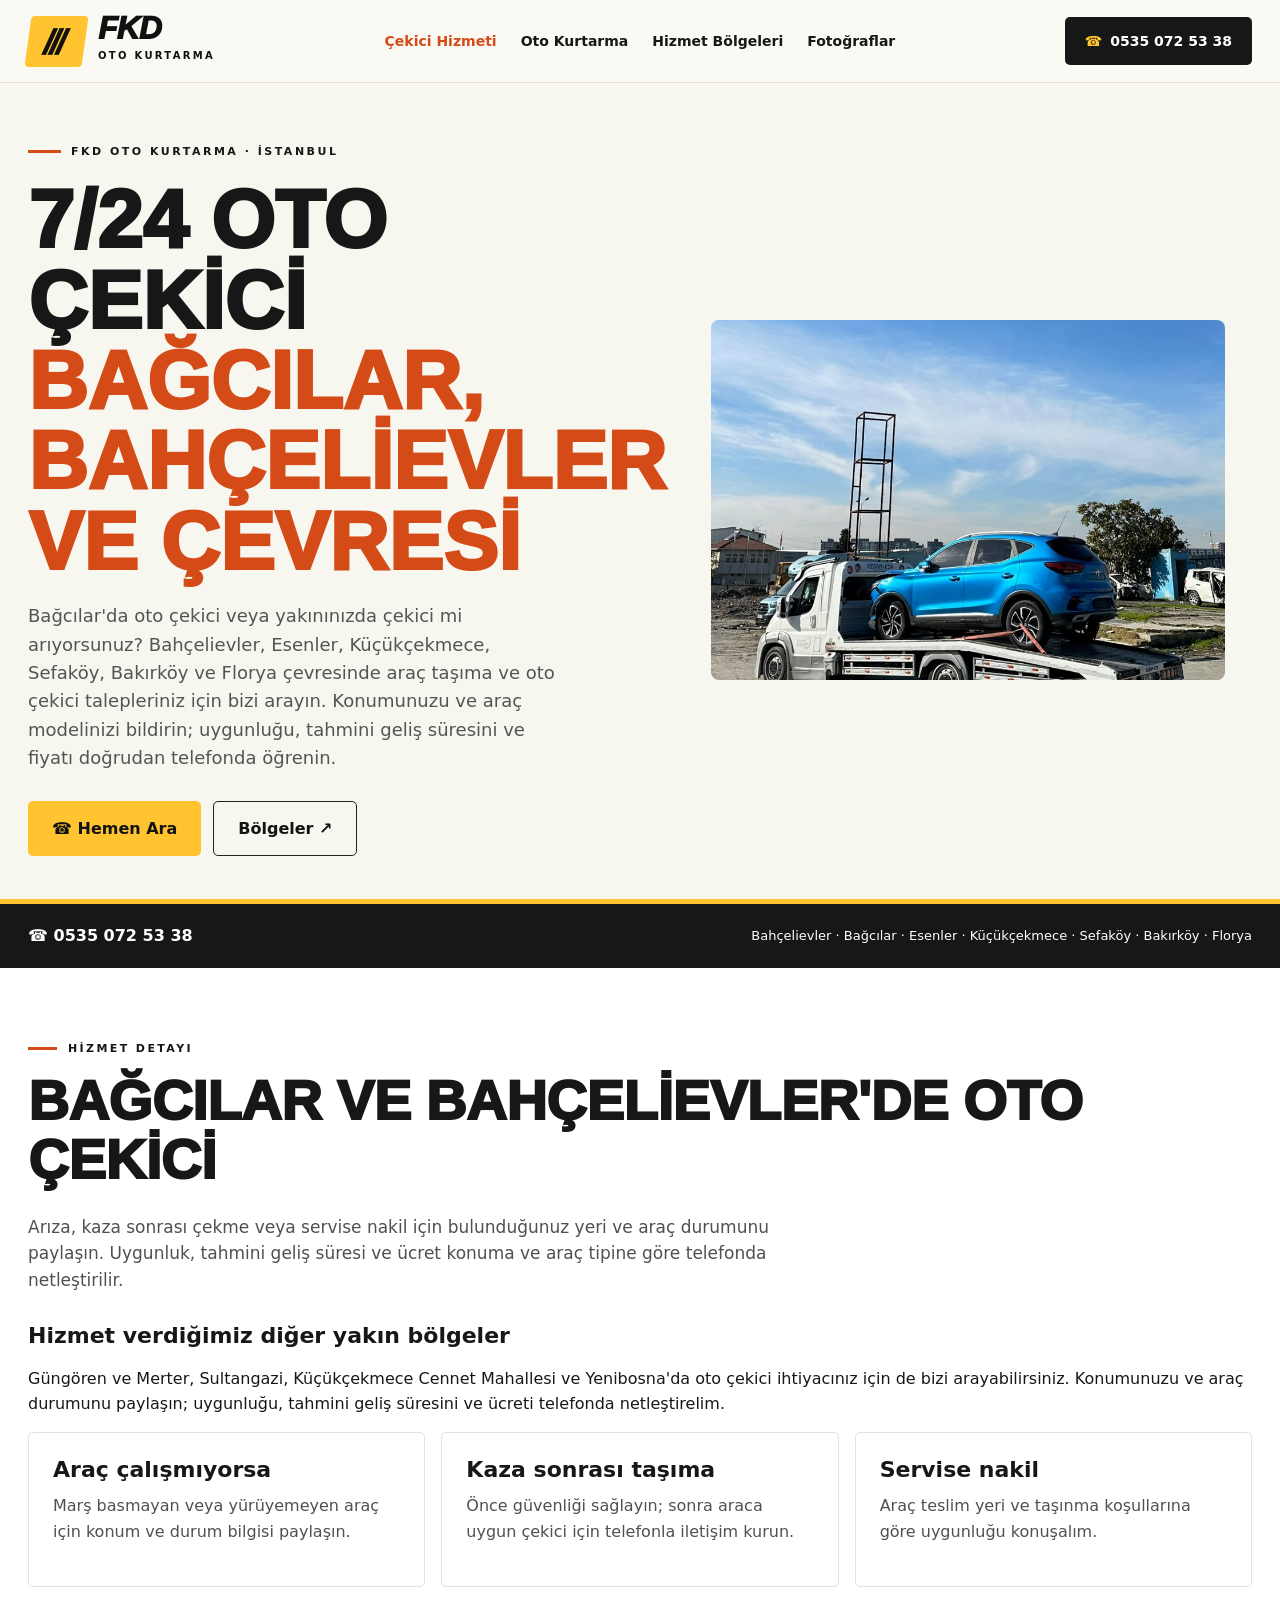
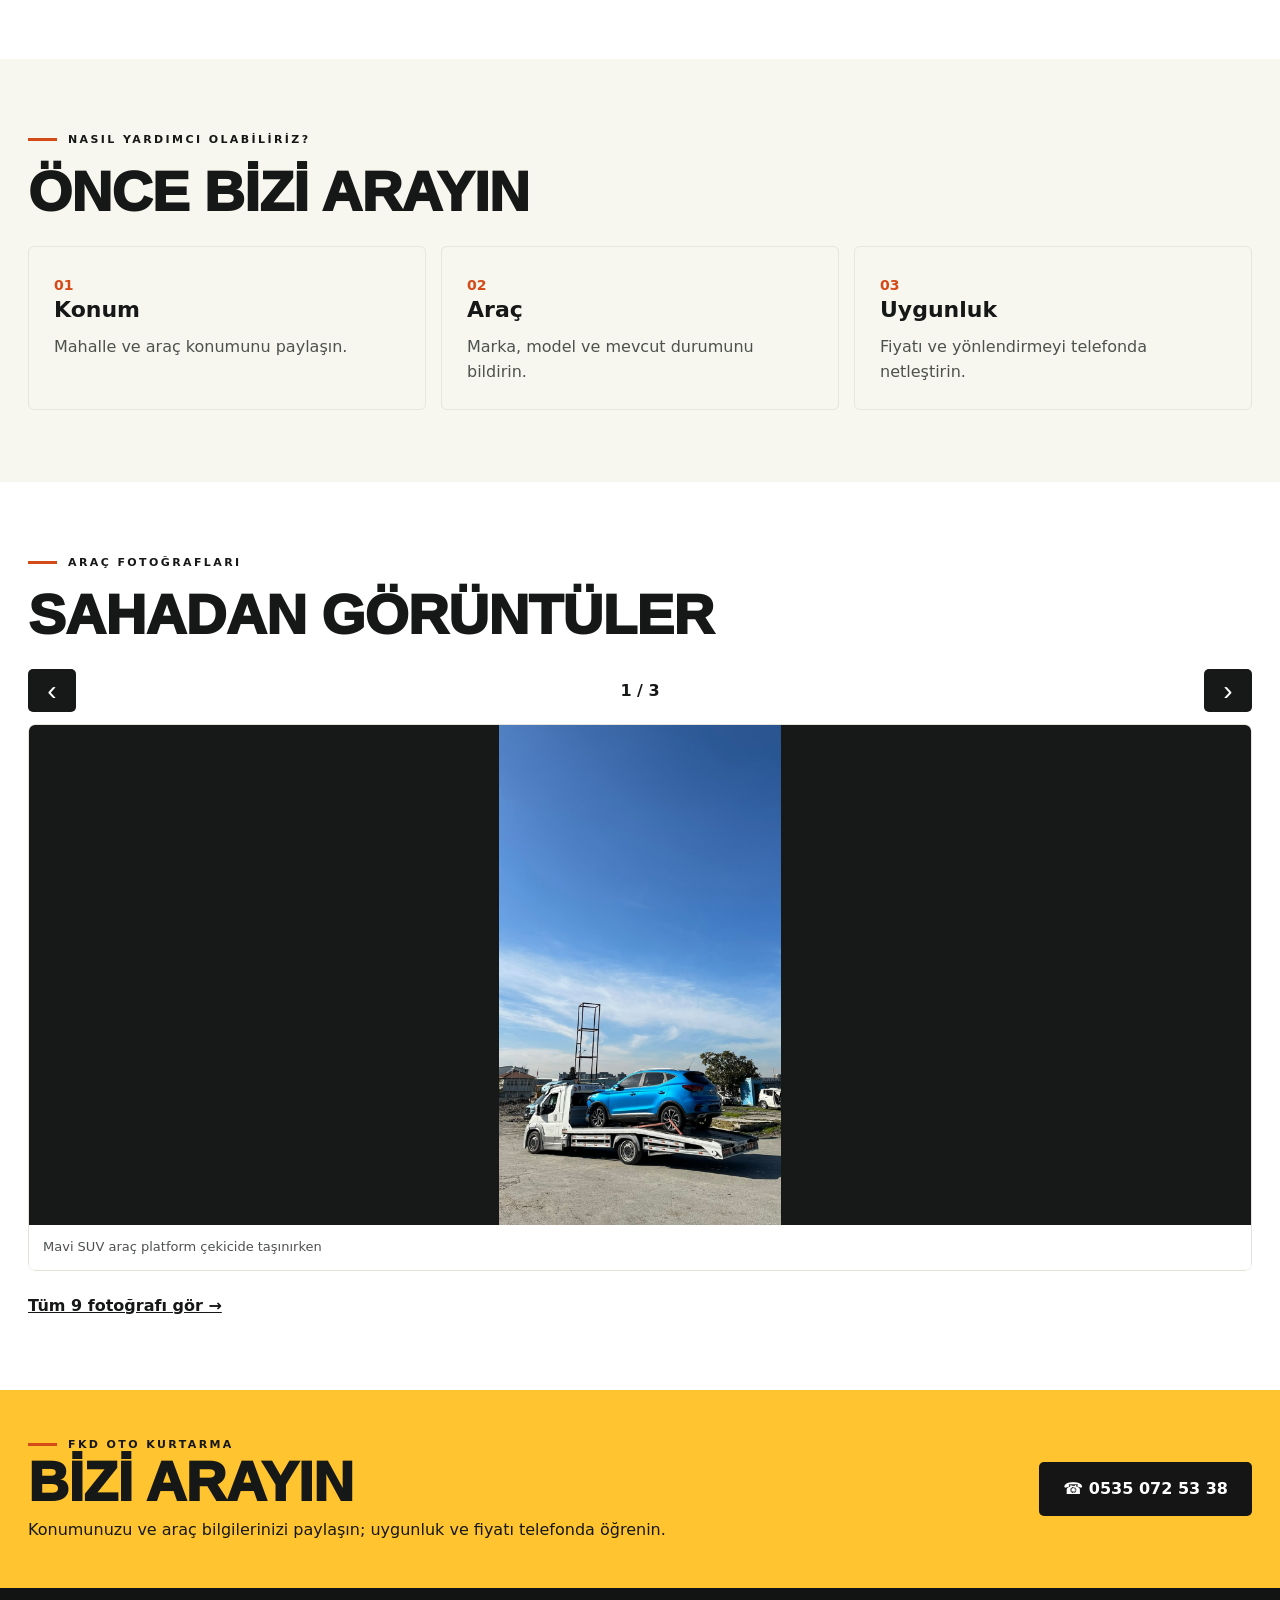
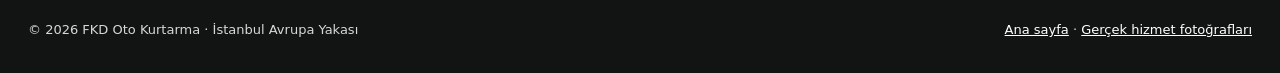
<file: cekici-hizmeti.html>
<!doctype html>
<html lang="tr">
<head>
<meta charset="utf-8">
<meta name="viewport" content="width=device-width, initial-scale=1">

<title>7/24 Oto Çekici | Bağcılar, Bahçelievler | FKD</title>
<meta name="description" content="Bağcılar, Bahçelievler, Esenler, Küçükçekmece, Sefaköy, Bakırköy ve Florya için 7/24 oto çekici. Konum ve araç bilgisiyle telefonla fiyat alın: 0535 072 53 38.">
<meta name="theme-color" content="#161817">

<link rel="canonical" href="https://fkdotokurtarma.com.tr/cekici-hizmeti.html">

<meta property="og:type" content="website">
<meta property="og:locale" content="tr_TR">
<meta property="og:title" content="FKD Çekici Hizmeti | Bahçelievler, Bağcılar, Bakırköy">
<meta property="og:description" content="FKD Oto Kurtarma Çekici Hizmeti. Bahçelievler, Bağcılar, Esenler, Küçükçekmece, Sefaköy, Bakırköy ve Florya. 0535 072 53 38.">
<meta property="og:image" content="https://fkdotokurtarma.com.tr/assets/fkd-01-mavi-suv.jpg">

<link rel="stylesheet" href="site.css">

<!-- Google Ads etiketi -->
<script async src="https://www.googletagmanager.com/gtm.js?id=GTM-PWVSPPN5"></script>
<script async src="https://www.googletagmanager.com/gtag/js?id=AW-18567069954"></script>
<script>
  window.dataLayer = window.dataLayer || [];
  function gtag(){dataLayer.push(arguments);}
  gtag('js', new Date());
  gtag('config', 'AW-18567069954');
</script>

<script type="application/ld+json">
{
  "@context": "https://schema.org",
  "@type": "AutomotiveBusiness",
  "name": "FKD Oto Kurtarma",
  "url": "https://fkdotokurtarma.com.tr/",
  "telephone": "+905350725338",
  "description": "İstanbul Avrupa Yakası oto çekici ve oto kurtarma hizmeti. Fiyat ve araç uygunluğu telefonda teyit edilir.",
  "areaServed": [
    {"@type": "Place", "name": "Bahçelievler, İstanbul"},
    {"@type": "Place", "name": "Bağcılar, İstanbul"},
    {"@type": "Place", "name": "Esenler, İstanbul"},
    {"@type": "Place", "name": "Küçükçekmece, İstanbul"},
    {"@type": "Place", "name": "Sefaköy, İstanbul"},
    {"@type": "Place", "name": "Bakırköy, İstanbul"},
    {"@type": "Place", "name": "Florya, İstanbul"}
  ]
}
</script>
</head>

<body>

<header>
  <div class="wrap top">

    <a class="brand" href="index.html" aria-label="FKD Oto Kurtarma ana sayfa">
      <span class="mark" aria-hidden="true">///</span>
      <span class="brand-letters">
        FKD
        <small>OTO KURTARMA</small>
      </span>
    </a>

    <nav class="nav" aria-label="Ana menü">
      <a href="cekici-hizmeti.html" aria-current="page">Çekici Hizmeti</a>
      <a href="oto-kurtarma.html">Oto Kurtarma</a>
      <a href="hizmet-bolgeleri.html">Hizmet Bölgeleri</a>
      <a href="arac-fotograflari.html">Fotoğraflar</a>
    </nav>

    <a class="call-top" href="tel:+905350725338">
      <span>☎</span> 0535 072 53 38
    </a>

  </div>
</header>

<main>

<section class="inner-hero">
  <div class="wrap inner-grid">

    <div>
      <div class="eyebrow">FKD OTO KURTARMA · İSTANBUL</div>

      
<h1>7/24 Oto Çekici <span>Bağcılar, Bahçelievler ve çevresi</span></h1>


      
<p class="lead">
  Bağcılar'da oto çekici veya yakınınızda çekici mi arıyorsunuz?
  Bahçelievler, Esenler, Küçükçekmece, Sefaköy, Bakırköy ve Florya
  çevresinde araç taşıma ve oto çekici talepleriniz için bizi arayın.
  Konumunuzu ve araç modelinizi bildirin; uygunluğu, tahmini geliş
  süresini ve fiyatı doğrudan telefonda öğrenin.
</p>


      <div class="actions">
        <a class="button" href="tel:+905350725338">
          ☎ Hemen Ara
        </a>

        <a class="button outline" href="hizmet-bolgeleri.html">
          Bölgeler ↗
        </a>
      </div>
    </div>

    <img
      src="assets/fkd-01-mavi-suv.jpg"
      alt="Mavi SUV araç platform çekicide taşınırken"
      width="900"
      height="1600"
      fetchpriority="high">

  </div>
</section>

<section class="strip">
  <div class="wrap strip-content">
    <strong>☎ 0535 072 53 38</strong>
    <span>
      Bahçelievler · Bağcılar · Esenler · Küçükçekmece ·
      Sefaköy · Bakırköy · Florya
    </span>
  </div>
</section>

<section class="section white">
  <div class="wrap">

    <div class="section-tag">HİZMET DETAYI</div>
    <h2>Bağcılar ve Bahçelievler'de oto çekici</h2>
    <p class="section-lead">Arıza, kaza sonrası çekme veya servise nakil için bulunduğunuz yeri ve araç durumunu paylaşın. Uygunluk, tahmini geliş süresi ve ücret konuma ve araç tipine göre telefonda netleştirilir.</p>
    <h3>Hizmet verdiğimiz diğer yakın bölgeler</h3>
    <p>Güngören ve Merter, Sultangazi, Küçükçekmece Cennet Mahallesi ve Yenibosna'da oto çekici ihtiyacınız için de bizi arayabilirsiniz. Konumunuzu ve araç durumunu paylaşın; uygunluğu, tahmini geliş süresini ve ücreti telefonda netleştirelim.</p>

    <div class="info-grid">

      <article class="card">
        <h3>Araç çalışmıyorsa</h3>
        <p>
          Marş basmayan veya yürüyemeyen araç için
          konum ve durum bilgisi paylaşın.
        </p>
      </article>

      <article class="card">
        <h3>Kaza sonrası taşıma</h3>
        <p>
          Önce güvenliği sağlayın; sonra araca uygun
          çekici için telefonla iletişim kurun.
        </p>
      </article>

      <article class="card">
        <h3>Servise nakil</h3>
        <p>
          Araç teslim yeri ve taşınma koşullarına
          göre uygunluğu konuşalım.
        </p>
      </article>

    </div>
  </div>
</section>

<section class="section">
  <div class="wrap">

    <div class="section-tag">NASIL YARDIMCI OLABİLİRİZ?</div>
    <h2>ÖNCE BİZİ ARAYIN</h2>

    <div class="steps">

      <article class="step">
        <b>01</b>
        <h3>Konum</h3>
        <p>Mahalle ve araç konumunu paylaşın.</p>
      </article>

      <article class="step">
        <b>02</b>
        <h3>Araç</h3>
        <p>Marka, model ve mevcut durumunu bildirin.</p>
      </article>

      <article class="step">
        <b>03</b>
        <h3>Uygunluk</h3>
        <p>Fiyatı ve yönlendirmeyi telefonda netleştirin.</p>
      </article>

    </div>
  </div>
</section>

<section class="section white">
  <div class="wrap">

    <div class="section-tag">ARAÇ FOTOĞRAFLARI</div>
    <h2>SAHADAN GÖRÜNTÜLER</h2>

    <div class="site-gallery">

      <figure class="photo-card">
        <img
          src="assets/fkd-01-mavi-suv.jpg"
          alt="Mavi SUV araç platform çekicide taşınırken"
          loading="lazy"
          width="900"
          height="1600">
        <figcaption>
          Mavi SUV araç platform çekicide taşınırken
        </figcaption>
      </figure>

      <figure class="photo-card">
        <img
          src="assets/fkd-02-siyah-otomobil.jpg"
          alt="Siyah otomobil çekici platformunda"
          loading="lazy"
          width="900"
          height="1600">
        <figcaption>
          Siyah otomobil çekici platformunda
        </figcaption>
      </figure>

      <figure class="photo-card">
        <img
          src="assets/fkd-03-gece-otomobil.jpg"
          alt="Gece saatlerinde platform çekicide taşınan beyaz otomobil"
          loading="lazy"
          width="900"
          height="1600">
        <figcaption>
          Gece saatlerinde platform çekicide taşınan beyaz otomobil
        </figcaption>
      </figure>

    </div>

    <a class="link-more" href="arac-fotograflari.html">
      Tüm 9 fotoğrafı gör →
    </a>

  </div>
</section>

</main>

<section class="cta">
  <div class="wrap cta-content">

    <div>
      <span class="section-tag">FKD OTO KURTARMA</span>
      <h2>BİZİ ARAYIN</h2>
      <p>
        Konumunuzu ve araç bilgilerinizi paylaşın;
        uygunluk ve fiyatı telefonda öğrenin.
      </p>
    </div>

    <a
      class="button"
      href="tel:+905350725338"
      aria-label="FKD Oto Kurtarma telefon numarasını ara">
      ☎ 0535 072 53 38
    </a>

  </div>
</section>

<footer>
  <div class="wrap footer-grid">

    <span>© 2026 FKD Oto Kurtarma · İstanbul Avrupa Yakası</span>

    <span>
      <a href="index.html">Ana sayfa</a> ·
      <a href="arac-fotograflari.html">Gerçek hizmet fotoğrafları</a>
    </span>

  </div>
</footer>

<div class="mobile-call">
  <a class="button" href="tel:+905350725338">
    ☎ HEMEN ARA — 0535 072 53 38
  </a>
</div>

<!-- Telefon tıklamalarını ölçen mevcut JS dosyası -->
<script src="site.js" defer></script>

 <style> .site-gallery {   display: flex !important;   overflow-x: auto;   scroll-snap-type: x mandatory;   gap: 0;   scrollbar-width: none;   border-radius: 8px; } .site-gallery::-webkit-scrollbar { display: none; } .site-gallery .photo-card {   flex: 0 0 100%;   min-width: 100%;   max-width: 100%;   grid-column: auto !important;   grid-row: auto !important;   scroll-snap-align: start; } .site-gallery .photo-card img {   display: block;   width: 100%;   height: 500px;   aspect-ratio: auto !important;   object-fit: contain;   background: #171918; } .fkd-gallery-controls {   display: flex;   justify-content: space-between;   align-items: center;   margin-bottom: 12px; } .fkd-gallery-controls button {   background: #171918;   color: white;   border: 0;   border-radius: 5px;   font-size: 28px;   width: 48px;   height: 43px;   cursor: pointer; } @media(max-width:600px) {   .site-gallery .photo-card img { height: 380px; } } </style>  <script> (function () {   const gallery = document.querySelector('main .site-gallery');   if (!gallery) return;    const slides = [...gallery.querySelectorAll('.photo-card')];   if (!slides.length) return;    const controls = document.createElement('div');   controls.className = 'fkd-gallery-controls';    const prev = document.createElement('button');   const next = document.createElement('button');   const count = document.createElement('strong');    prev.textContent = '‹';   next.textContent = '›';   prev.setAttribute('aria-label', 'Önceki fotoğraf');   next.setAttribute('aria-label', 'Sonraki fotoğraf');    controls.append(prev, count, next);   gallery.before(controls);    let index = 0;    function show(i) {     index = (i + slides.length) % slides.length;     gallery.scrollTo({       left: gallery.clientWidth * index,       behavior: 'smooth'     });     count.textContent = (index + 1) + ' / ' + slides.length;   }    prev.onclick = () => show(index - 1);   next.onclick = () => show(index + 1);    gallery.addEventListener('scroll', () => {     index = Math.round(gallery.scrollLeft / gallery.clientWidth);     count.textContent = (index + 1) + ' / ' + slides.length;   }, { passive: true });    show(0); })(); </script> </body>
</html>
</file>
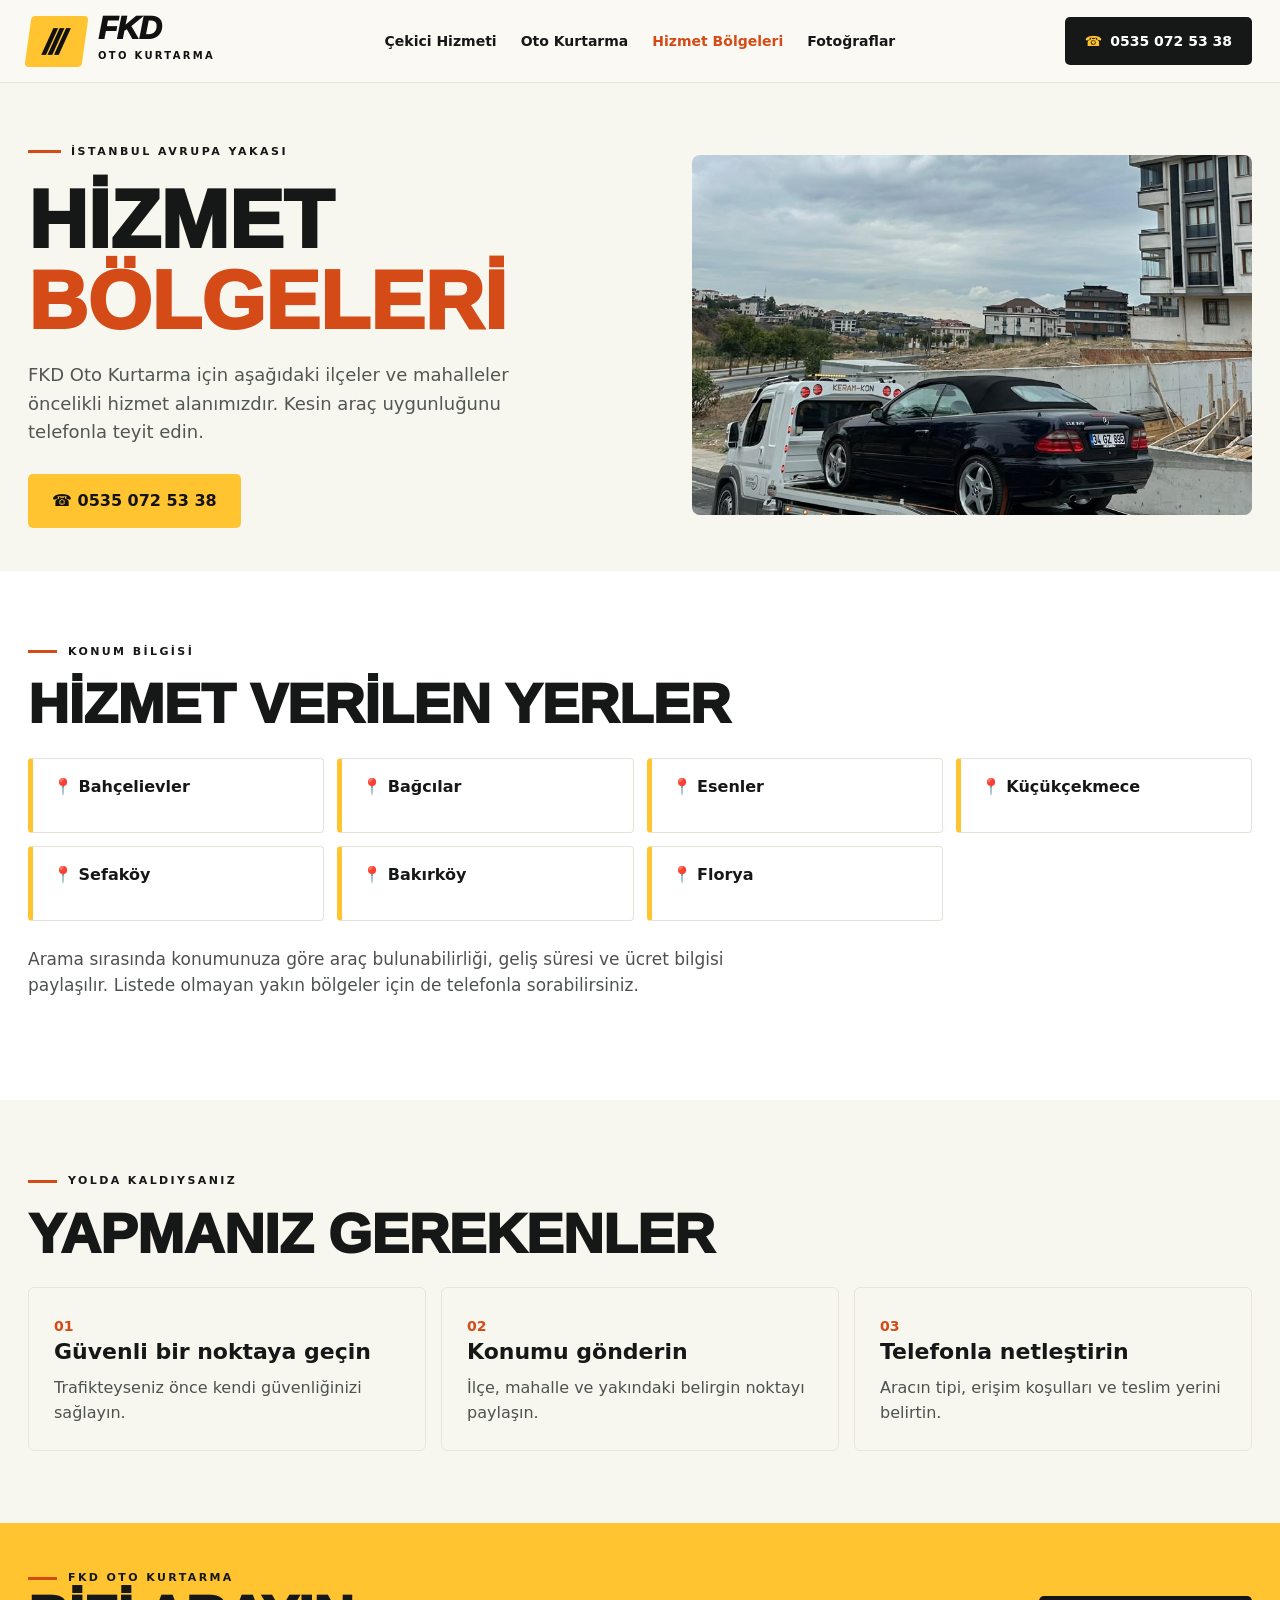
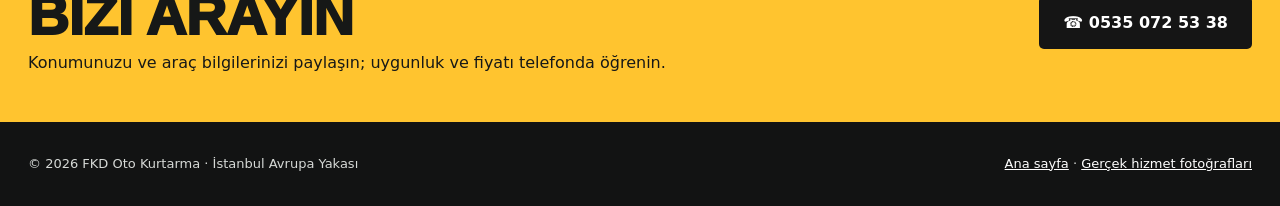
<file: hizmet-bolgeleri.html>
<!doctype html>
<html lang="tr">
<head>
  <meta charset="utf-8">
  <meta name="viewport" content="width=device-width, initial-scale=1">

  <title>Hizmet Bölgeleri | FKD Oto Kurtarma İstanbul</title>

  <meta name="description"
        content="Bahçelievler, Bağcılar, Esenler, Küçükçekmece, Sefaköy, Bakırköy ve Florya oto çekici hizmet bölgelerimiz.">

  <meta name="theme-color" content="#161817">

  <link rel="canonical"
        href="https://fkdotokurtarma.com.tr/hizmet-bolgeleri.html">

  <meta property="og:type" content="website">
  <meta property="og:locale" content="tr_TR">
  <meta property="og:title"
        content="Hizmet Bölgeleri | FKD Oto Kurtarma İstanbul">
  <meta property="og:description"
        content="Bahçelievler, Bağcılar, Esenler, Küçükçekmece, Sefaköy, Bakırköy ve Florya oto çekici hizmet bölgelerimiz.">
  <meta property="og:image"
        content="https://fkdotokurtarma.com.tr/assets/fkd-01-mavi-suv.jpg">

  <link rel="stylesheet" href="site.css">

  <!-- Google Ads etiketi -->
  <script async
    src="https://www.googletagmanager.com/gtm.js?id=GTM-PWVSPPN5">
  </script>

  <script>
    window.dataLayer = window.dataLayer || [];

    function gtag() {
      dataLayer.push(arguments);
    }

    gtag('js', new Date());
  </script>

  <!-- İşletme bilgileri -->
  <script type="application/ld+json">
  {
    "@context": "https://schema.org",
    "@type": "AutomotiveBusiness",
    "name": "FKD Oto Kurtarma",
    "url": "https://fkdotokurtarma.com.tr/",
    "telephone": "+905350725338",
    "description": "İstanbul Avrupa Yakası oto çekici ve oto kurtarma hizmeti. Fiyat ve araç uygunluğu telefonda teyit edilir.",
    "areaServed": [
      {
        "@type": "Place",
        "name": "Bahçelievler, İstanbul"
      },
      {
        "@type": "Place",
        "name": "Bağcılar, İstanbul"
      },
      {
        "@type": "Place",
        "name": "Esenler, İstanbul"
      },
      {
        "@type": "Place",
        "name": "Küçükçekmece, İstanbul"
      },
      {
        "@type": "Place",
        "name": "Sefaköy, İstanbul"
      },
      {
        "@type": "Place",
        "name": "Bakırköy, İstanbul"
      },
      {
        "@type": "Place",
        "name": "Florya, İstanbul"
      }
    ]
  }
  </script>
</head>

<body>

  <!-- Üst menü -->
  <header>
    <div class="wrap top">

      <a class="brand"
         href="index.html"
         aria-label="FKD Oto Kurtarma ana sayfa">

        <span class="mark" aria-hidden="true">///</span>

        <span class="brand-letters">
          FKD
          <small>OTO KURTARMA</small>
        </span>

      </a>

      <nav class="nav" aria-label="Ana menü">
        <a href="cekici-hizmeti.html">Çekici Hizmeti</a>
        <a href="oto-kurtarma.html">Oto Kurtarma</a>
        <a href="hizmet-bolgeleri.html"
           aria-current="page">Hizmet Bölgeleri</a>
        <a href="arac-fotograflari.html">Fotoğraflar</a>
      </nav>

      <a class="call-top"
         href="tel:+905350725338">
        <span>☎</span>
        0535 072 53 38
      </a>

    </div>
  </header>

  <main>

    <!-- Hizmet bölgeleri giriş -->
    <section class="inner-hero">
      <div class="wrap inner-grid">

        <div>

          <div class="eyebrow">
            İSTANBUL AVRUPA YAKASI
          </div>

          <h1>
            HİZMET <span>BÖLGELERİ</span>
          </h1>

          <p class="lead">
            FKD Oto Kurtarma için aşağıdaki ilçeler
            ve mahalleler öncelikli hizmet alanımızdır.
            Kesin araç uygunluğunu telefonla teyit edin.
          </p>

          <a class="button"
             href="tel:+905350725338">
            ☎ 0535 072 53 38
          </a>

        </div>

        <img
          src="assets/fkd-04-hafif-ticari.jpg"
          width="900"
          height="1600"
          alt="Çekicide taşınan beyaz hafif ticari araç"
          fetchpriority="high">

      </div>
    </section>

    <!-- Hizmet verilen yerler -->
    <section class="section white">
      <div class="wrap">

        <div class="section-tag">
          KONUM BİLGİSİ
        </div>

        <h2>HİZMET VERİLEN YERLER</h2>

        <div class="list-areas">

          <div class="area">
            📍 Bahçelievler
          </div>

          <div class="area">
            📍 Bağcılar
          </div>

          <div class="area">
            📍 Esenler
          </div>

          <div class="area">
            📍 Küçükçekmece
          </div>

          <div class="area">
            📍 Sefaköy
          </div>

          <div class="area">
            📍 Bakırköy
          </div>

          <div class="area">
            📍 Florya
          </div>

        </div>

        <p class="section-lead" style="margin-top:25px">
          Arama sırasında konumunuza göre araç bulunabilirliği,
          geliş süresi ve ücret bilgisi paylaşılır.
          Listede olmayan yakın bölgeler için de
          telefonla sorabilirsiniz.
        </p>

      </div>
    </section>

    <!-- Yapılması gerekenler -->
    <section class="section">
      <div class="wrap">

        <div class="section-tag">
          YOLDA KALDIYSANIZ
        </div>

        <h2>YAPMANIZ GEREKENLER</h2>

        <div class="steps">

          <article class="step">
            <b>01</b>

            <h3>Güvenli bir noktaya geçin</h3>

            <p>
              Trafikteyseniz önce kendi güvenliğinizi sağlayın.
            </p>
          </article>

          <article class="step">
            <b>02</b>

            <h3>Konumu gönderin</h3>

            <p>
              İlçe, mahalle ve yakındaki belirgin noktayı paylaşın.
            </p>
          </article>

          <article class="step">
            <b>03</b>

            <h3>Telefonla netleştirin</h3>

            <p>
              Aracın tipi, erişim koşulları ve teslim yerini belirtin.
            </p>
          </article>

        </div>

      </div>
    </section>

  </main>

  <!-- Telefon çağrısı -->
  <section class="cta">
    <div class="wrap cta-content">

      <div>

        <span class="section-tag">
          FKD OTO KURTARMA
        </span>

        <h2>BİZİ ARAYIN</h2>

        <p>
          Konumunuzu ve araç bilgilerinizi paylaşın;
          uygunluk ve fiyatı telefonda öğrenin.
        </p>

      </div>

      <a class="button"
         href="tel:+905350725338"
         aria-label="FKD Oto Kurtarma telefon numarasını ara">
        ☎ 0535 072 53 38
      </a>

    </div>
  </section>

  <!-- Alt bilgi -->
  <footer>
    <div class="wrap footer-grid">

      <span>
        © 2026 FKD Oto Kurtarma · İstanbul Avrupa Yakası
      </span>

      <span>
        <a href="index.html">Ana sayfa</a>
        ·
        <a href="arac-fotograflari.html">
          Gerçek hizmet fotoğrafları
        </a>
      </span>

    </div>
  </footer>

  <!-- Mobil telefon butonu -->
  <div class="mobile-call">

    <a class="button"
       href="tel:+905350725338">
      ☎ HEMEN ARA — 0535 072 53 38
    </a>

  </div>

  <!-- Google Ads telefon tıklaması takibi -->
  <script src="site.js" defer></script>

</body>
</html>
</file>
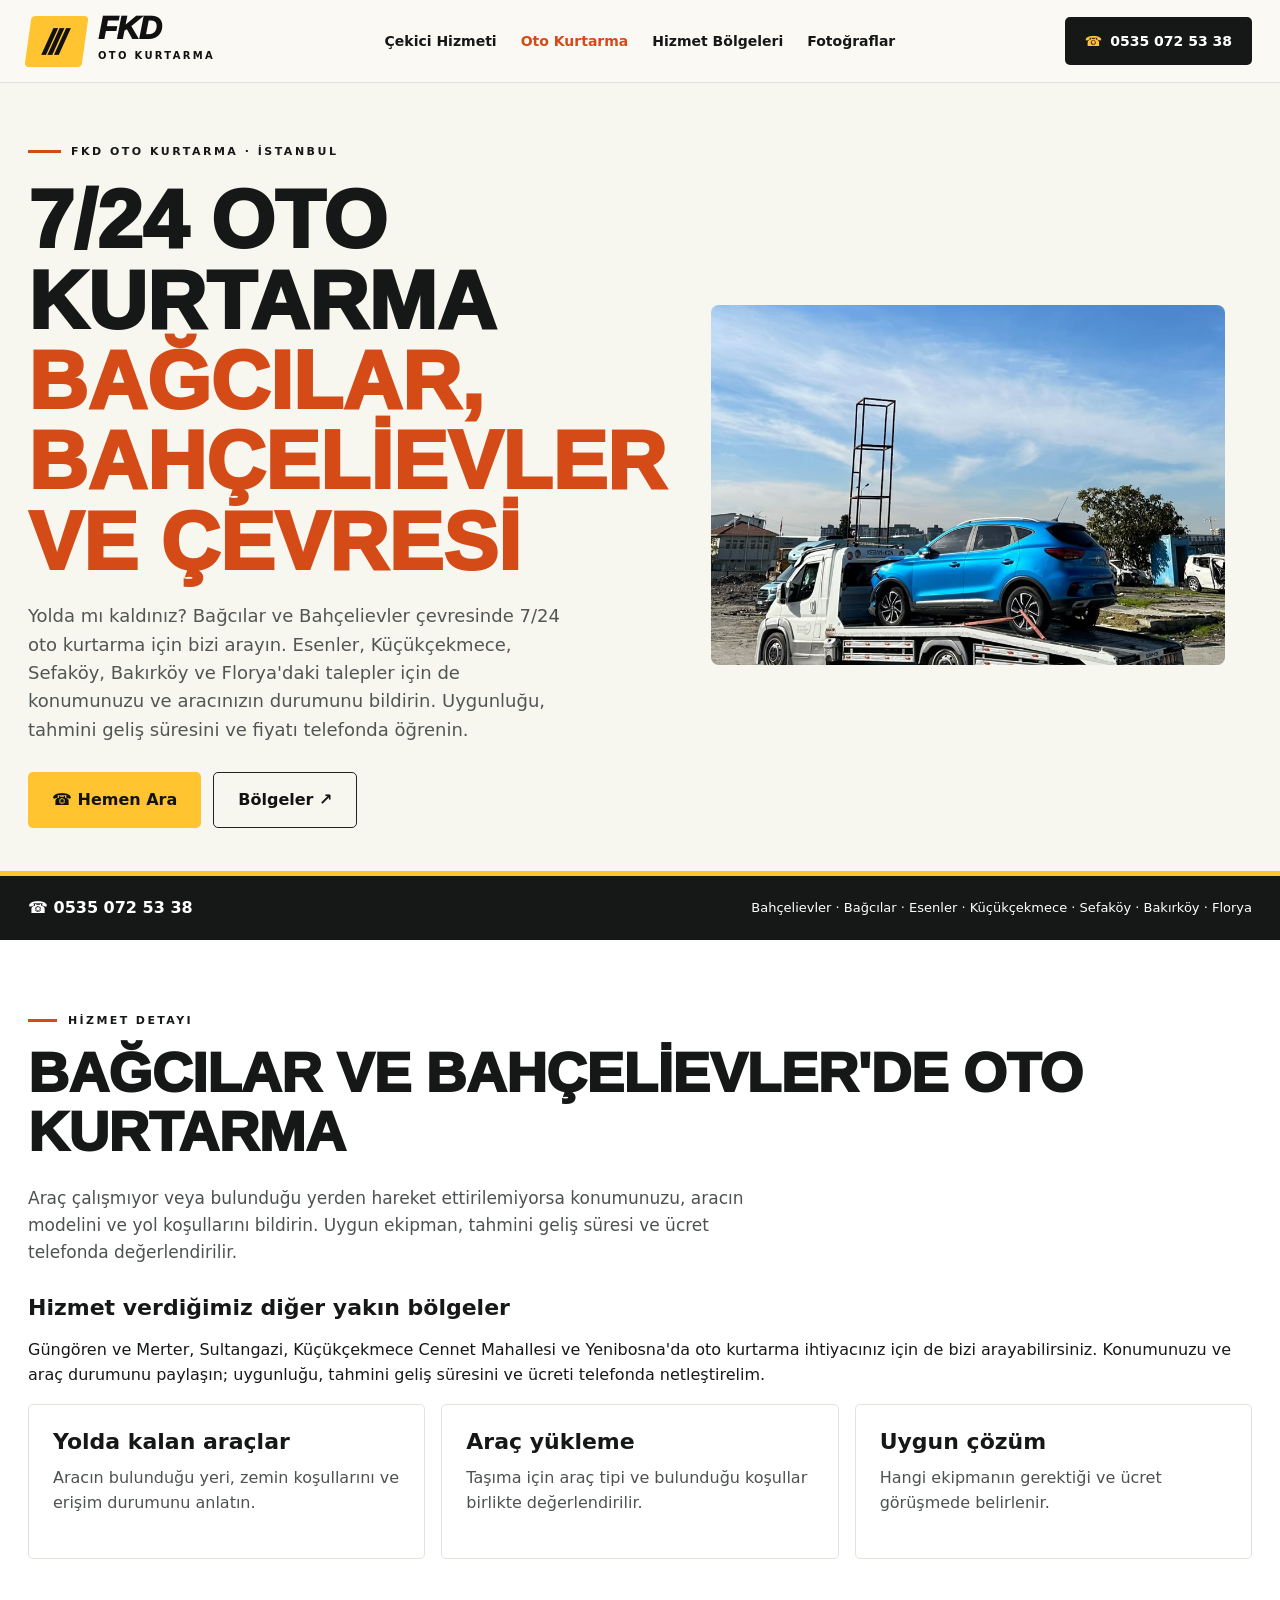
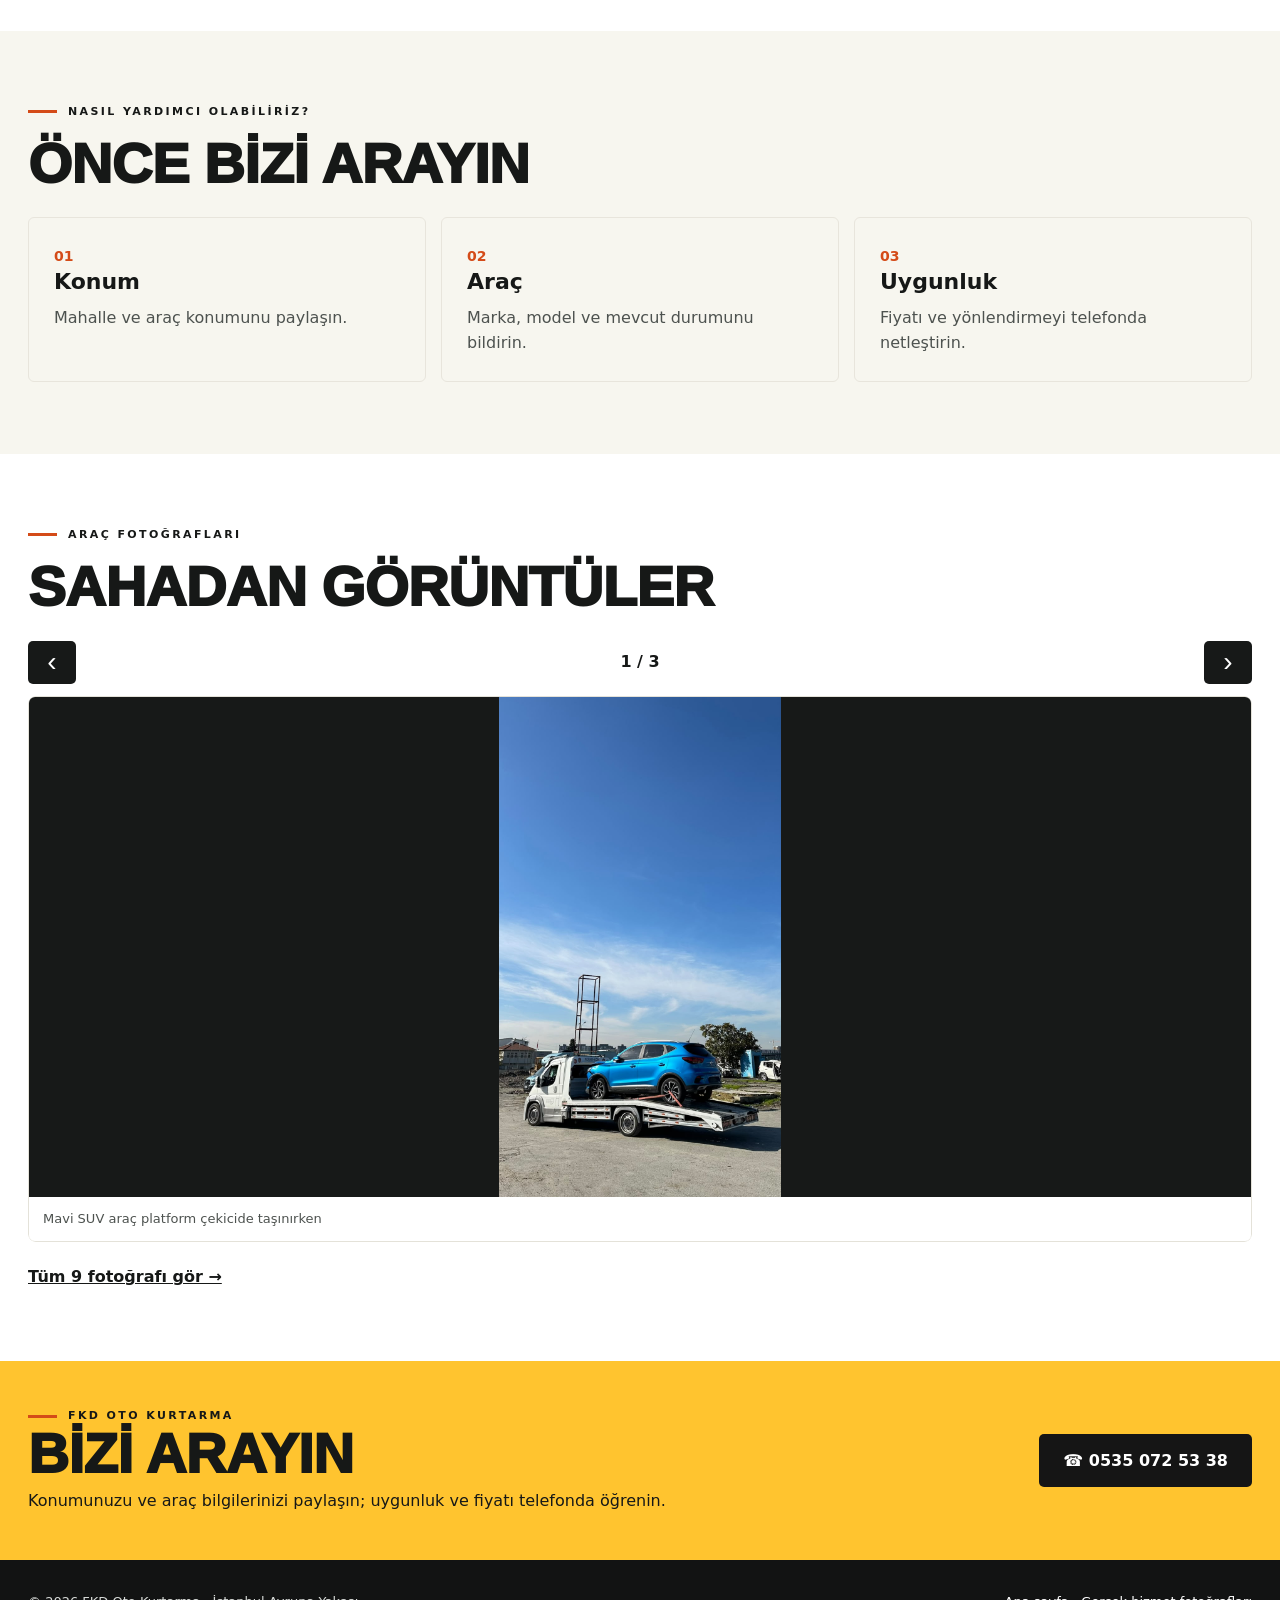
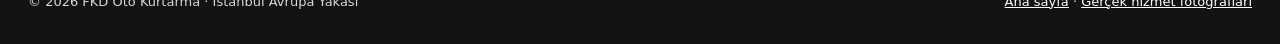
<file: oto-kurtarma.html>
<!doctype html>
<html lang="tr">
<head>
<meta charset="utf-8">
<meta name="viewport" content="width=device-width, initial-scale=1">

<title>7/24 Oto Kurtarma | Bağcılar, Bahçelievler | FKD</title>
<meta name="description" content="Bağcılar, Bahçelievler, Esenler, Küçükçekmece, Sefaköy, Bakırköy ve Florya için 7/24 oto kurtarma. Fiyat ve uygunluk bilgisi için arayın: 0535 072 53 38.">
<meta name="theme-color" content="#161817">
<link rel="canonical" href="https://fkdotokurtarma.com.tr/oto-kurtarma.html">

<meta property="og:type" content="website">
<meta property="og:locale" content="tr_TR">
<meta property="og:title" content="FKD Oto Kurtarma | Bahçelievler, Bağcılar, Bakırköy">
<meta property="og:description" content="FKD Oto Kurtarma: Bağcılar, Bahçelievler, Esenler, Küçükçekmece, Sefaköy, Bakırköy ve Florya için 7/24 oto kurtarma. Konum ve fiyat için arayın.">
<meta property="og:image" content="https://fkdotokurtarma.com.tr/assets/fkd-01-mavi-suv.jpg">

<link rel="stylesheet" href="site.css">

<!-- Google etiketi -->
<script async src="https://www.googletagmanager.com/gtm.js?id=GTM-PWVSPPN5"></script>
<script async src="https://www.googletagmanager.com/gtag/js?id=AW-18567069954"></script>
<script>
  window.dataLayer = window.dataLayer || [];
  function gtag(){dataLayer.push(arguments);}
  gtag('js', new Date());
  gtag('config', 'AW-18567069954');
</script>

<script type="application/ld+json">
{
  "@context": "https://schema.org",
  "@type": "AutomotiveBusiness",
  "name": "FKD Oto Kurtarma",
  "url": "https://fkdotokurtarma.com.tr/",
  "telephone": "+905350725338",
  "description": "İstanbul Avrupa Yakası oto çekici ve oto kurtarma hizmeti. Fiyat ve araç uygunluğu telefonda teyit edilir.",
  "areaServed": [
    {"@type": "Place", "name": "Bahçelievler, İstanbul"},
    {"@type": "Place", "name": "Bağcılar, İstanbul"},
    {"@type": "Place", "name": "Esenler, İstanbul"},
    {"@type": "Place", "name": "Küçükçekmece, İstanbul"},
    {"@type": "Place", "name": "Sefaköy, İstanbul"},
    {"@type": "Place", "name": "Bakırköy, İstanbul"},
    {"@type": "Place", "name": "Florya, İstanbul"}
  ]
}
</script>
</head>

<body>

<header>
  <div class="wrap top">
    <a class="brand" href="index.html" aria-label="FKD Oto Kurtarma ana sayfa">
      <span class="mark" aria-hidden="true">///</span>
      <span class="brand-letters">FKD<small>OTO KURTARMA</small></span>
    </a>

    <nav class="nav" aria-label="Ana menü">
      <a href="cekici-hizmeti.html">Çekici Hizmeti</a>
      <a href="oto-kurtarma.html" aria-current="page">Oto Kurtarma</a>
      <a href="hizmet-bolgeleri.html">Hizmet Bölgeleri</a>
      <a href="arac-fotograflari.html">Fotoğraflar</a>
    </nav>

    <a class="call-top" href="tel:+905350725338">
      <span>☎</span> 0535 072 53 38
    </a>
  </div>
</header>

<main>

<section class="inner-hero">
  <div class="wrap inner-grid">
    <div>
      <div class="eyebrow">FKD OTO KURTARMA · İSTANBUL</div>
     
<h1>7/24 Oto Kurtarma <span>Bağcılar, Bahçelievler ve çevresi</span></h1>
<p class="lead">
  Yolda mı kaldınız? Bağcılar ve Bahçelievler çevresinde
  7/24 oto kurtarma için bizi arayın. Esenler, Küçükçekmece,
  Sefaköy, Bakırköy ve Florya'daki talepler için de
  konumunuzu ve aracınızın durumunu bildirin.
  Uygunluğu, tahmini geliş süresini ve fiyatı telefonda öğrenin.
</p>

      <div class="actions">
        <a class="button" href="tel:+905350725338">☎ Hemen Ara</a>
        <a class="button outline" href="hizmet-bolgeleri.html">Bölgeler ↗</a>
      </div>
    </div>

    <img src="assets/fkd-01-mavi-suv.jpg"
         alt="Mavi SUV araç platform çekicide taşınırken"
         width="900" height="1600" fetchpriority="high">
  </div>
</section>

<section class="strip">
  <div class="wrap strip-content">
    <strong>☎ 0535 072 53 38</strong>
    <span>Bahçelievler · Bağcılar · Esenler · Küçükçekmece · Sefaköy · Bakırköy · Florya</span>
  </div>
</section>

<section class="section white">
  <div class="wrap">
    <div class="section-tag">HİZMET DETAYI</div>
    <h2>Bağcılar ve Bahçelievler'de oto kurtarma</h2>
    <p class="section-lead">Araç çalışmıyor veya bulunduğu yerden hareket ettirilemiyorsa konumunuzu, aracın modelini ve yol koşullarını bildirin. Uygun ekipman, tahmini geliş süresi ve ücret telefonda değerlendirilir.</p>
    <h3>Hizmet verdiğimiz diğer yakın bölgeler</h3>
    <p>Güngören ve Merter, Sultangazi, Küçükçekmece Cennet Mahallesi ve Yenibosna'da oto kurtarma ihtiyacınız için de bizi arayabilirsiniz. Konumunuzu ve araç durumunu paylaşın; uygunluğu, tahmini geliş süresini ve ücreti telefonda netleştirelim.</p>

    <div class="info-grid">
      <article class="card">
        <h3>Yolda kalan araçlar</h3>
        <p>Aracın bulunduğu yeri, zemin koşullarını ve erişim durumunu anlatın.</p>
      </article>

      <article class="card">
        <h3>Araç yükleme</h3>
        <p>Taşıma için araç tipi ve bulunduğu koşullar birlikte değerlendirilir.</p>
      </article>

      <article class="card">
        <h3>Uygun çözüm</h3>
        <p>Hangi ekipmanın gerektiği ve ücret görüşmede belirlenir.</p>
      </article>
    </div>
  </div>
</section>

<section class="section">
  <div class="wrap">
    <div class="section-tag">NASIL YARDIMCI OLABİLİRİZ?</div>
    <h2>ÖNCE BİZİ ARAYIN</h2>

    <div class="steps">
      <article class="step">
        <b>01</b>
        <h3>Konum</h3>
        <p>Mahalle ve araç konumunu paylaşın.</p>
      </article>

      <article class="step">
        <b>02</b>
        <h3>Araç</h3>
        <p>Marka, model ve mevcut durumunu bildirin.</p>
      </article>

      <article class="step">
        <b>03</b>
        <h3>Uygunluk</h3>
        <p>Fiyatı ve yönlendirmeyi telefonda netleştirin.</p>
      </article>
    </div>
  </div>
</section>

<section class="section white">
  <div class="wrap">
    <div class="section-tag">ARAÇ FOTOĞRAFLARI</div>
    <h2>SAHADAN GÖRÜNTÜLER</h2>

    <div class="site-gallery">
      <figure class="photo-card">
        <img src="assets/fkd-01-mavi-suv.jpg"
             alt="Mavi SUV araç platform çekicide taşınırken"
             loading="lazy" width="900" height="1600">
        <figcaption>Mavi SUV araç platform çekicide taşınırken</figcaption>
      </figure>

      <figure class="photo-card">
        <img src="assets/fkd-02-siyah-otomobil.jpg"
             alt="Siyah otomobil çekici platformunda"
             loading="lazy" width="900" height="1600">
        <figcaption>Siyah otomobil çekici platformunda</figcaption>
      </figure>

      <figure class="photo-card">
        <img src="assets/fkd-03-gece-otomobil.jpg"
             alt="Gece saatlerinde platform çekicide taşınan beyaz otomobil"
             loading="lazy" width="900" height="1600">
        <figcaption>Gece saatlerinde platform çekicide taşınan beyaz otomobil</figcaption>
      </figure>
    </div>

    <a class="link-more" href="arac-fotograflari.html">
      Tüm 9 fotoğrafı gör →
    </a>
  </div>
</section>

</main>

<section class="cta">
  <div class="wrap cta-content">
    <div>
      <span class="section-tag">FKD OTO KURTARMA</span>
      <h2>BİZİ ARAYIN</h2>
      <p>Konumunuzu ve araç bilgilerinizi paylaşın; uygunluk ve fiyatı telefonda öğrenin.</p>
    </div>

    <a class="button"
       href="tel:+905350725338"
       aria-label="FKD Oto Kurtarma telefon numarasını ara">
      ☎ 0535 072 53 38
    </a>
  </div>
</section>

<footer>
  <div class="wrap footer-grid">
    <span>© 2026 FKD Oto Kurtarma · İstanbul Avrupa Yakası</span>
    <span>
      <a href="index.html">Ana sayfa</a> ·
      <a href="arac-fotograflari.html">Gerçek hizmet fotoğrafları</a>
    </span>
  </div>
</footer>

<div class="mobile-call">
  <a class="button" href="tel:+905350725338">
    ☎ HEMEN ARA — 0535 072 53 38
  </a>
</div>

<!-- Telefon tıklaması dönüşüm takibi -->
<script src="site.js" defer></script>

 <style> .site-gallery {   display: flex !important;   overflow-x: auto;   scroll-snap-type: x mandatory;   gap: 0;   scrollbar-width: none;   border-radius: 8px; } .site-gallery::-webkit-scrollbar {   display: none; } .site-gallery .photo-card {   flex: 0 0 100%;   min-width: 100%;   max-width: 100%;   grid-column: auto !important;   grid-row: auto !important;   scroll-snap-align: start; } .site-gallery .photo-card img {   display: block;   width: 100%;   height: 500px;   aspect-ratio: auto !important;   object-fit: contain;   background: #171918; } .fkd-gallery-controls {   display: flex;   justify-content: space-between;   align-items: center;   margin-bottom: 12px; } .fkd-gallery-controls button {   background: #171918;   color: white;   border: 0;   border-radius: 5px;   font-size: 28px;   width: 48px;   height: 43px;   cursor: pointer; } @media(max-width:600px) {   .site-gallery .photo-card img {     height: 380px;   } } </style>  <script> (function () {   const gallery = document.querySelector('main .site-gallery');   if (!gallery) return;    const slides = [...gallery.querySelectorAll('.photo-card')];   if (!slides.length) return;    const controls = document.createElement('div');   controls.className = 'fkd-gallery-controls';    const prev = document.createElement('button');   const next = document.createElement('button');   const count = document.createElement('strong');    prev.textContent = '‹';   next.textContent = '›';    prev.setAttribute('aria-label', 'Önceki fotoğraf');   next.setAttribute('aria-label', 'Sonraki fotoğraf');    controls.append(prev, count, next);   gallery.before(controls);    let index = 0;    function show(i) {     index = (i + slides.length) % slides.length;      gallery.scrollTo({       left: gallery.clientWidth * index,       behavior: 'smooth'     });      count.textContent = (index + 1) + ' / ' + slides.length;   }    prev.onclick = () => show(index - 1);   next.onclick = () => show(index + 1);    gallery.addEventListener('scroll', () => {     index = Math.round(gallery.scrollLeft / gallery.clientWidth);     count.textContent = (index + 1) + ' / ' + slides.length;   }, { passive: true });    show(0); })(); </script> </body>
</html>
</file>
<file: site.css>
:root{--ink:#161817;--muted:#4d524f;--gold:#ffc42f;--orange:#d44b18;--cream:#f7f6ef;--line:#e4e2d9;--white:#fff}
*{box-sizing:border-box}html{scroll-behavior:smooth}body{margin:0;background:var(--cream);font:16px/1.58 system-ui,-apple-system,'Segoe UI',Arial,sans-serif;color:var(--ink)}a{color:inherit}img{max-width:100%}a:focus-visible,button:focus-visible{outline:3px solid var(--orange);outline-offset:3px}.wrap{max-width:1280px;margin:0 auto;padding:0 28px}
header{background:#faf9f4;border-bottom:1px solid var(--line);position:sticky;top:0;z-index:15}.top{min-height:82px;display:flex;align-items:center;gap:26px;justify-content:space-between}.brand{display:flex;align-items:center;gap:13px;text-decoration:none;color:#111}.mark{display:inline-grid;place-items:center;width:57px;height:51px;background:var(--gold);border-radius:4px;transform:skew(-8deg);font-weight:1000;font-size:31px;letter-spacing:-5px;padding-right:7px}.brand-letters{font:italic 1000 32px/.75 Impact,'Arial Narrow',sans-serif;letter-spacing:-1px}.brand-letters small{display:block;font:800 10px/2 system-ui,sans-serif;letter-spacing:2.3px;margin-top:6px}.nav{display:flex;align-items:center;gap:24px}.nav a{text-decoration:none;font-size:14px;font-weight:800}.nav a:hover,.nav a[aria-current]{color:var(--orange)}.call-top{display:inline-flex;align-items:center;gap:8px;background:var(--ink);color:var(--white);padding:13px 20px;border-radius:5px;font-size:14px;font-weight:850;text-decoration:none;white-space:nowrap}.call-top span{color:var(--gold)}
.hero{padding:57px 0 50px}.hero-grid{display:grid;grid-template-columns:1fr 1fr;gap:48px;align-items:center}.eyebrow{display:flex;align-items:center;gap:10px;text-transform:uppercase;font-size:11px;font-weight:900;letter-spacing:2.5px}.eyebrow:before{content:'';width:33px;height:3px;background:var(--orange)}.hero h1{font:1000 clamp(57px,6.7vw,106px)/.99 Impact,'Arial Narrow','Arial Black',sans-serif;letter-spacing:-.02em;margin:25px 0 26px}.hero h1 em{display:block;color:var(--orange);font-style:normal}.lead{font-size:18px;max-width:535px;color:#525653;margin:0 0 28px}.button{display:inline-flex;align-items:center;justify-content:center;gap:10px;border:0;border-radius:5px;padding:14px 24px;background:var(--gold);color:#131313;text-decoration:none;font-weight:900;white-space:nowrap;font-size:16px;cursor:pointer}.button:hover{filter:brightness(.97)}.button.outline{background:transparent;border:1px solid #222}.button.dark{color:white;background:var(--ink)}.actions{display:flex;gap:12px;flex-wrap:wrap}.hero-media{position:relative;min-width:0}.hero-image{display:block;width:100%;height:455px;object-fit:cover;object-position:50% 77%;border-radius:6px;background:#ecece6}.hero-chip{position:absolute;left:14px;top:14px;background:#1a1d1bec;color:white;padding:8px 12px;font-size:11px;letter-spacing:1.5px;font-weight:900}.hero-chip:before{content:'■';color:var(--gold);margin-right:8px}.hero-count{position:absolute;bottom:77px;right:12px;background:#151717e3;color:white;font:800 13px/1 monospace;padding:8px}.under-media{display:flex;align-items:center;justify-content:space-between;gap:12px;margin-top:11px}.under-media strong{font-size:11px;color:var(--muted);letter-spacing:1.5px}.thumbs{display:flex;gap:6px;overflow-x:auto;max-width:79%}.thumb{border:2px solid transparent;background:none;padding:0;cursor:pointer;flex:none}.thumb.active{border-color:var(--orange)}.thumb img{width:48px;height:33px;object-fit:cover;display:block}.media-arrows{position:absolute;right:12px;top:14px;display:flex;gap:5px}.media-arrows button{font-size:14px;background:#151717bb;color:#fff;border:0;border-radius:4px;width:34px;height:34px;cursor:pointer}
.strip{background:var(--ink);color:#fff;border-top:5px solid var(--gold);padding:19px 0}.strip-content{display:flex;align-items:center;justify-content:space-between;gap:30px;flex-wrap:wrap}.strip strong{font-size:16px}.strip span{font-size:13px;line-height:2}.strip b{color:var(--gold)}
.section{padding:72px 0}.section.white{background:#fff}.section-tag{font-size:11px;font-weight:900;letter-spacing:2.4px;text-transform:uppercase;display:flex;gap:11px;align-items:center}.section-tag:before{content:'';background:var(--orange);height:3px;width:29px}h2{font:950 clamp(36px,4.4vw,58px)/1.04 Impact,'Arial Narrow',sans-serif;letter-spacing:-.5px;margin:15px 0 24px;text-transform:uppercase}h3{font-size:22px;margin:0 0 10px;line-height:1.2}.muted{color:var(--muted)}.section-lead{max-width:750px;font-size:17px;color:var(--muted);margin:0 0 29px}.cards{display:grid;grid-template-columns:repeat(2,1fr);gap:18px}.card{border-top:1px solid #c8c5b9;padding:26px 3px 8px}.card p{color:var(--muted);max-width:520px;margin:0 0 18px}.card a{font-weight:850;text-underline-offset:3px}.card-heading{display:flex;gap:16px;align-items:center}.card-icon{width:51px;height:51px;border-radius:5px;background:#ffe18b;display:grid;place-items:center;font-size:25px;flex:none}.areas{display:flex;flex-wrap:wrap;gap:10px}.area{background:#fff;border:1px solid var(--line);border-left:5px solid var(--gold);padding:15px 20px;font-weight:800;border-radius:4px}.steps{display:grid;grid-template-columns:repeat(3,1fr);gap:15px}.step{background:#f7f6ef;padding:25px;border:1px solid #e8e5dc;border-radius:6px}.step b{color:var(--orange);font-size:14px}.step p{margin:10px 0 0;color:var(--muted)}.site-gallery{display:grid;grid-template-columns:repeat(3,minmax(0,1fr));gap:17px}.photo-card{margin:0;background:white;border:1px solid var(--line);border-radius:7px;overflow:hidden}.photo-card img{display:block;width:100%;aspect-ratio:4/5;object-fit:contain;background:#ededea}.photo-card figcaption{padding:12px 14px;font-size:13px;color:var(--muted)}.photo-card:first-child{grid-column:span 2;grid-row:span 2}.photo-card:first-child img{aspect-ratio:1/1.05}.link-more{display:inline-flex;font-weight:850;margin-top:22px}.cta{background:var(--gold);padding:46px 0}.cta-content{display:flex;align-items:center;justify-content:space-between;gap:22px}.cta h2{margin:0}.cta p{margin:5px 0 0}.cta .button{background:#151515;color:white}.faq details{border-bottom:1px solid #d8d4c8;padding:14px 0}.faq summary{font-weight:800;cursor:pointer}.faq p{color:var(--muted)}footer{background:#121313;color:#d6d9d6;padding:32px 0}footer .footer-grid{display:flex;justify-content:space-between;gap:20px;flex-wrap:wrap;font-size:13px}.footer-grid a{color:#fff}.mobile-call{display:none}.inner-hero{padding:60px 0 43px}.inner-hero h1{font:950 clamp(48px,7vw,82px)/.98 Impact,'Arial Narrow',sans-serif;margin:20px 0;text-transform:uppercase}.inner-hero h1 span{color:var(--orange)}.inner-grid{display:grid;grid-template-columns:1.05fr .95fr;gap:45px;align-items:center}.inner-grid img{width:100%;height:360px;object-fit:cover;object-position:50% 75%;border-radius:8px}.list-areas{display:grid;grid-template-columns:repeat(4,1fr);gap:13px}.list-areas .area{min-height:75px}.info-grid{display:grid;grid-template-columns:repeat(3,1fr);gap:16px}.info-grid .card{background:white;border:1px solid var(--line);padding:24px;border-radius:5px}.list-small{color:var(--muted);max-width:850}.list-small li{margin:9px 0}.smallnote{font-size:12px;color:var(--muted)}
@media(max-width:960px){.wrap{padding:0 22px}.nav{gap:14px}.nav a{font-size:12px}.hero-grid,.inner-grid{gap:24px}.hero h1{font-size:70px}.hero-image{height:400px}.info-grid{grid-template-columns:1fr 1fr}}
@media(max-width:750px){.top{min-height:70px}.nav{display:none}.call-top{padding:10px 12px;font-size:12px}.mark{width:43px;height:39px;font-size:25px}.brand-letters{font-size:25px}.brand-letters small{font-size:8px}.hero{padding:32px 0}.hero-grid,.inner-grid{grid-template-columns:1fr}.hero h1{font-size:clamp(60px,11.2vw,85px)}.hero-image{height:410px}.cards{grid-template-columns:1fr}.steps,.info-grid{grid-template-columns:1fr}.list-areas{grid-template-columns:repeat(2,1fr)}.site-gallery{grid-template-columns:1fr 1fr}.photo-card:first-child{grid-column:span 2;grid-row:auto}.photo-card:first-child img{aspect-ratio:4/3}.cta-content{flex-direction:column;align-items:flex-start}.section{padding:49px 0}.inner-hero{padding:40px 0}}
@media(max-width:500px){.wrap{padding:0 16px}.hero h1{font-size:clamp(51px,12.2vw,70px)}.hero-image{height:370px}.lead{font-size:16px}.thumb img{width:35px;height:30px}.strip{padding:13px 0}.strip span{font-size:12px}.list-areas,.site-gallery{grid-template-columns:1fr}.photo-card:first-child{grid-column:auto}.photo-card:first-child img,.photo-card img{aspect-ratio:3/4}.mobile-call{display:block;position:fixed;bottom:0;left:0;right:0;background:#111;padding:9px 14px;z-index:22}.mobile-call .button{width:100%}footer{padding-bottom:95px}}
#fotograflar { display: none !important; }
</file>
